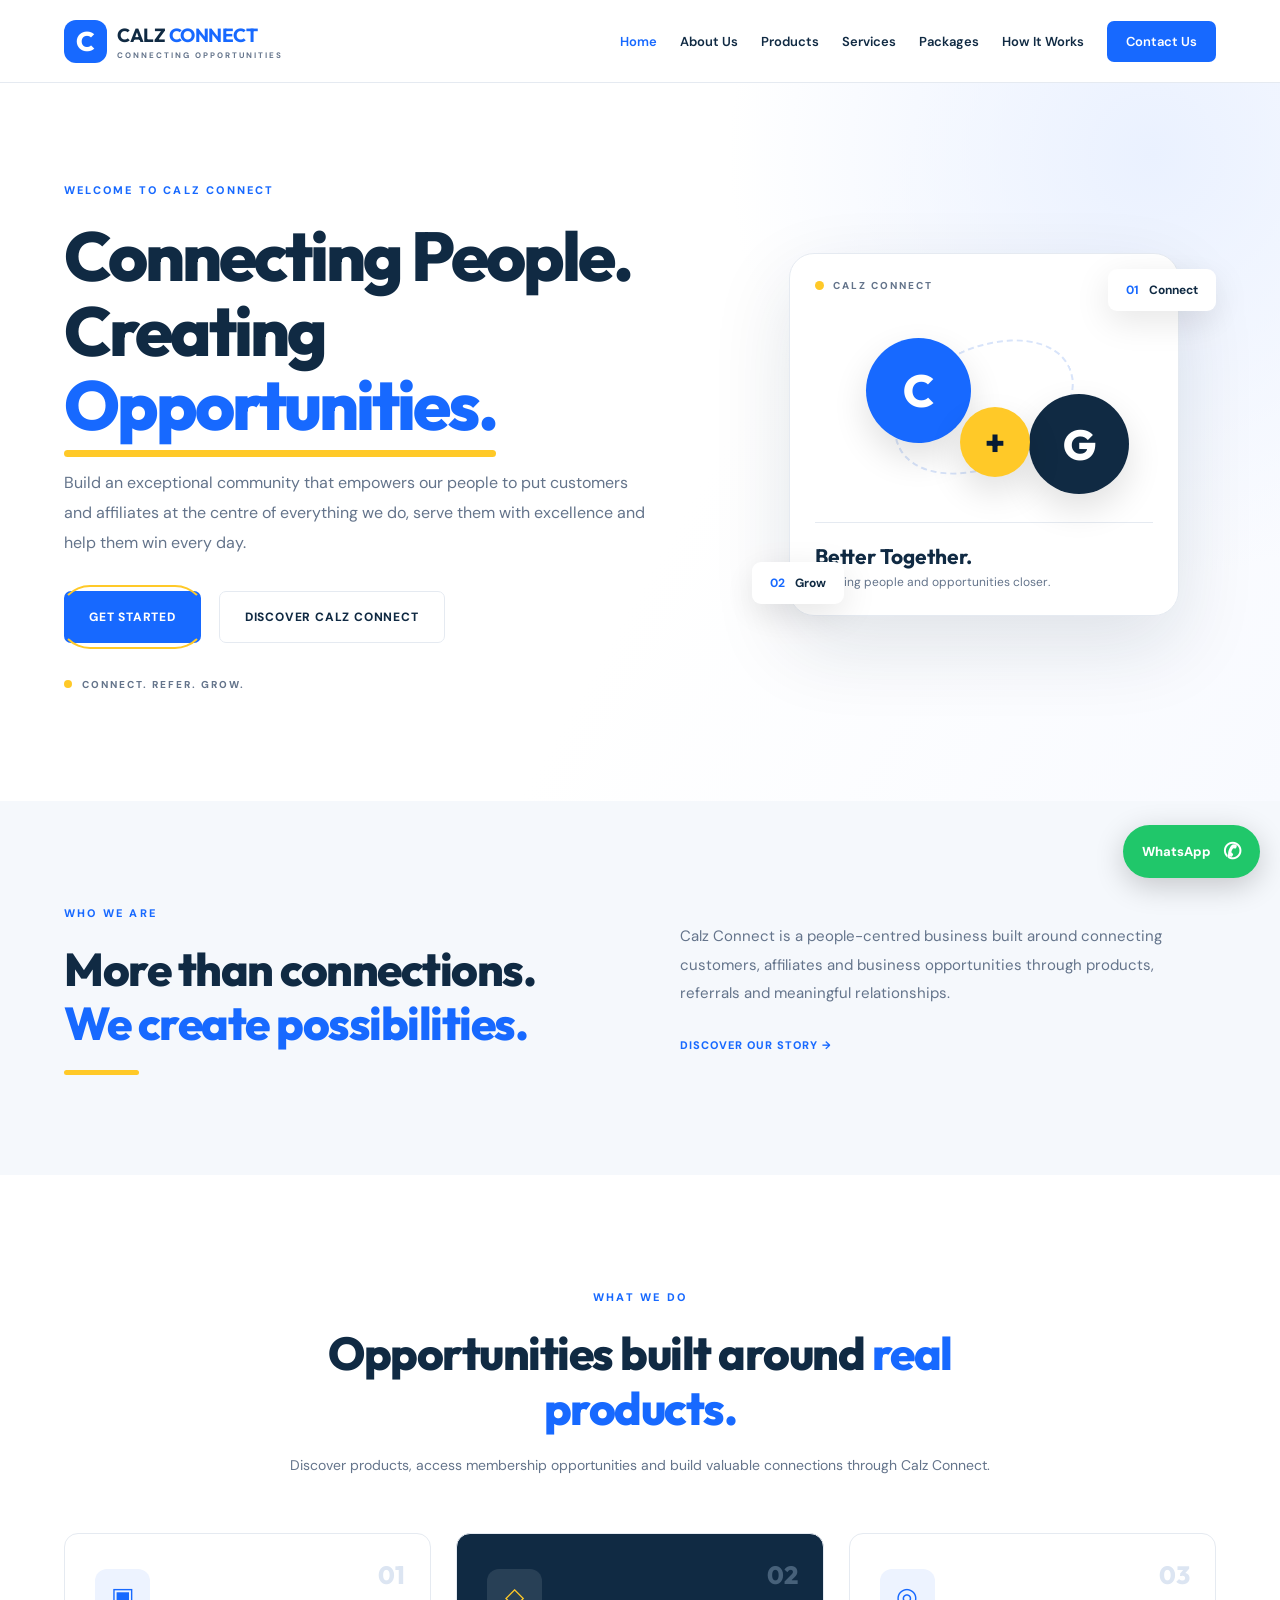
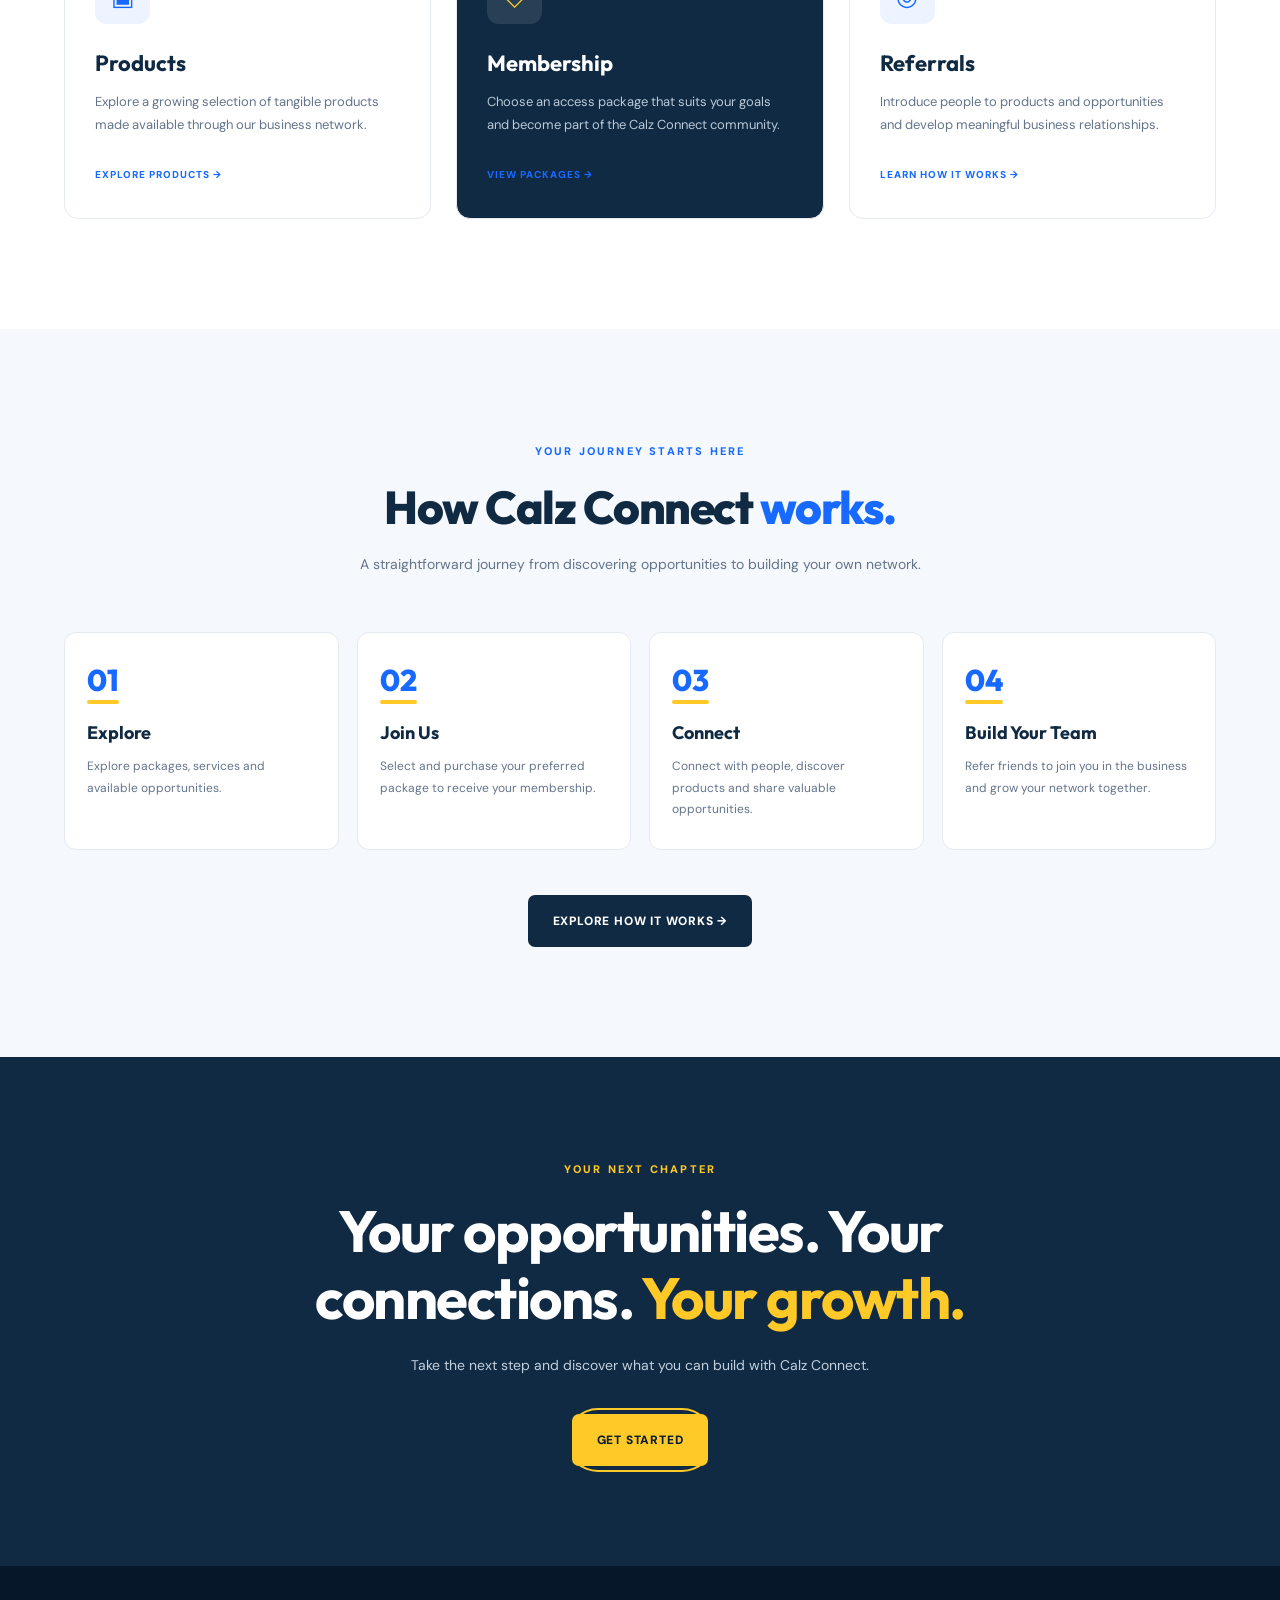
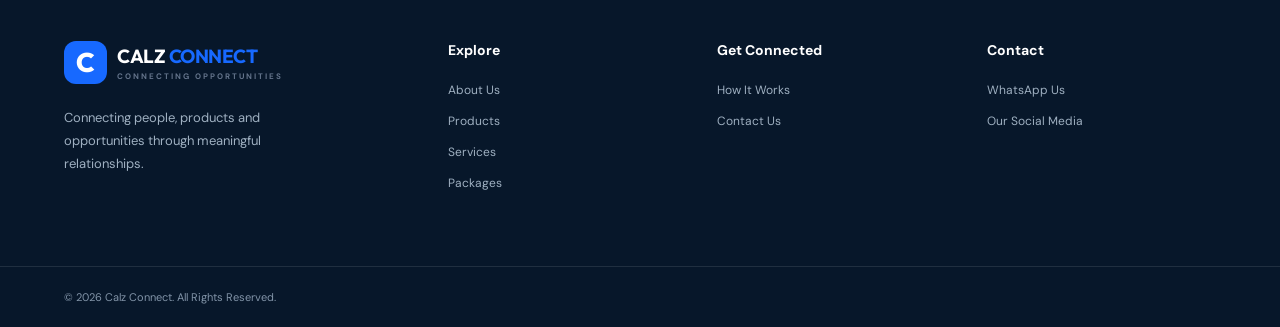
<file: index.html>
<!DOCTYPE html>
<html lang="en">

<head>
    <meta charset="UTF-8">
    <meta name="viewport" content="width=device-width, initial-scale=1.0">

    <meta name="description" content="Calz Connect brings people, products and business opportunities together. Connect, refer and grow with us.">

    <meta name="theme-color" content="#ffffff">

    <title>Calz Connect | Connecting People. Creating Opportunities.</title>

    <link rel="preconnect" href="https://fonts.googleapis.com">
    <link rel="preconnect" href="https://fonts.gstatic.com" crossorigin>

    <link href="https://fonts.googleapis.com/css2?family=DM+Sans:wght@400;500;600;700;800&family=Outfit:wght@400;500;600;700;800&display=swap" rel="stylesheet">

    <link rel="stylesheet" href="assets/css/style.css">
</head>

<body>

<!-- HEADER -->

<header class="header">

    <div class="container navbar">

        <a href="index.html" class="logo">

            <span class="logo-symbol">C</span>

            <span class="logo-text">
                CALZ <strong>CONNECT</strong>
                <small>CONNECTING OPPORTUNITIES</small>
            </span>

        </a>


        <button class="menu-toggle" id="menuToggle" aria-label="Open navigation">
            ☰
        </button>


        <nav class="nav-links" id="navLinks">

            <a href="index.html" class="active">Home</a>

            <a href="about.html">About Us</a>

            <a href="products.html">Products</a>

            <a href="services.html">Services</a>

            <a href="packages.html">Packages</a>

            <a href="how-it-works.html">How It Works</a>

            <a href="contact.html" class="nav-contact">Contact Us</a>

        </nav>

    </div>

</header>


<!-- HERO SECTION -->

<section class="hero">

    <div class="container hero-content">

        <div class="hero-text">

            <span class="eyebrow">
                WELCOME TO CALZ CONNECT
            </span>


            <h1 class="hero-heading">

                <span class="heading-line first-line">
                    Connecting People.
                </span>

                <span class="heading-line second-line">
                    Creating <span class="highlight">Opportunities.</span>
                </span>

            </h1>


            <p class="hero-description">

                Build an exceptional community that empowers our people
                to put customers and affiliates at the centre of everything
                we do, serve them with excellence and help them win every day.

            </p>


            <div class="hero-buttons">

                <a href="packages.html" class="btn btn-primary animated-circle">

                    <span>GET STARTED</span>

                </a>


                <a href="about.html" class="btn btn-outline">
                    DISCOVER CALZ CONNECT
                </a>

            </div>


            <div class="hero-note">

                <span></span>

                CONNECT. REFER. GROW.

            </div>

        </div>


        <div class="hero-visual">

            <div class="visual-card">

                <div class="visual-top">

                    <span class="visual-dot"></span>
                    <span>CALZ CONNECT</span>

                </div>


                <div class="visual-main">

                    <div class="visual-circle circle-one">
                        C
                    </div>

                    <div class="visual-circle circle-two">
                        +
                    </div>

                    <div class="visual-circle circle-three">
                        G
                    </div>

                    <div class="visual-lines"></div>

                </div>


                <div class="visual-bottom">

                    <h3>Better Together.</h3>

                    <p>
                        Bringing people and opportunities closer.
                    </p>

                </div>

            </div>


            <div class="floating-label label-one">
                <span>01</span>
                Connect
            </div>


            <div class="floating-label label-two">
                <span>02</span>
                Grow
            </div>

        </div>

    </div>

</section>


<!-- INTRODUCTION -->

<section class="intro-section">

    <div class="container intro-grid">

        <div>

            <span class="section-label">WHO WE ARE</span>

            <h2 class="section-heading underline-heading">

                More than connections.
                <span>We create possibilities.</span>

            </h2>

        </div>


        <div class="intro-description">

            <p>

                Calz Connect is a people-centred business built around
                connecting customers, affiliates and business opportunities
                through products, referrals and meaningful relationships.

            </p>

            <a href="about.html" class="text-link">
                DISCOVER OUR STORY →
            </a>

        </div>

    </div>

</section>


<!-- WHAT WE DO -->

<section class="business-section">

    <div class="container">

        <div class="section-header">

            <span class="section-label">WHAT WE DO</span>

            <h2 class="section-heading">

                Opportunities built around
                <span>real products.</span>

            </h2>

            <p>

                Discover products, access membership opportunities
                and build valuable connections through Calz Connect.

            </p>

        </div>


        <div class="business-grid">


            <article class="business-card">

                <div class="card-number">01</div>

                <div class="card-icon">▣</div>

                <h3>Products</h3>

                <p>

                    Explore a growing selection of tangible products
                    made available through our business network.

                </p>

                <a href="products.html">EXPLORE PRODUCTS →</a>

            </article>


            <article class="business-card featured-card">

                <div class="card-number">02</div>

                <div class="card-icon">◇</div>

                <h3>Membership</h3>

                <p>

                    Choose an access package that suits your goals
                    and become part of the Calz Connect community.

                </p>

                <a href="packages.html">VIEW PACKAGES →</a>

            </article>


            <article class="business-card">

                <div class="card-number">03</div>

                <div class="card-icon">◎</div>

                <h3>Referrals</h3>

                <p>

                    Introduce people to products and opportunities
                    and develop meaningful business relationships.

                </p>

                <a href="how-it-works.html">LEARN HOW IT WORKS →</a>

            </article>


        </div>

    </div>

</section>


<!-- HOW IT WORKS PREVIEW -->

<section class="steps-section">

    <div class="container">

        <div class="section-header">

            <span class="section-label">YOUR JOURNEY STARTS HERE</span>

            <h2 class="section-heading">

                How Calz Connect
                <span>works.</span>

            </h2>

            <p>

                A straightforward journey from discovering opportunities
                to building your own network.

            </p>

        </div>


        <div class="steps-grid">


            <div class="step-card">

                <span class="step-number">01</span>

                <h3>Explore</h3>

                <p>
                    Explore packages, services and available opportunities.
                </p>

            </div>


            <div class="step-card">

                <span class="step-number">02</span>

                <h3>Join Us</h3>

                <p>
                    Select and purchase your preferred package
                    to receive your membership.
                </p>

            </div>


            <div class="step-card">

                <span class="step-number">03</span>

                <h3>Connect</h3>

                <p>
                    Connect with people, discover products
                    and share valuable opportunities.
                </p>

            </div>


            <div class="step-card">

                <span class="step-number">04</span>

                <h3>Build Your Team</h3>

                <p>
                    Refer friends to join you in the business
                    and grow your network together.
                </p>

            </div>


        </div>


        <div class="center-button">

            <a href="how-it-works.html" class="btn btn-dark">
                EXPLORE HOW IT WORKS →
            </a>

        </div>

    </div>

</section>


<!-- CALL TO ACTION -->

<section class="cta-section">

    <div class="container cta-content">

        <span class="section-label">YOUR NEXT CHAPTER</span>

        <h2>
            Your opportunities.
            Your connections.
            <span>Your growth.</span>
        </h2>

        <p>

            Take the next step and discover what you can build
            with Calz Connect.

        </p>

        <a href="packages.html" class="btn btn-yellow animated-circle">
            GET STARTED
        </a>

    </div>

</section>


<!-- FOOTER -->

<footer class="footer">

    <div class="container footer-grid">

        <div class="footer-brand">

            <a href="index.html" class="logo footer-logo">

                <span class="logo-symbol">C</span>

                <span class="logo-text">
                    CALZ <strong>CONNECT</strong>
                    <small>CONNECTING OPPORTUNITIES</small>
                </span>

            </a>


            <p>

                Connecting people, products and opportunities
                through meaningful relationships.

            </p>

        </div>


        <div class="footer-column">

            <h4>Explore</h4>

            <a href="about.html">About Us</a>

            <a href="products.html">Products</a>

            <a href="services.html">Services</a>

            <a href="packages.html">Packages</a>

        </div>


        <div class="footer-column">

            <h4>Get Connected</h4>

            <a href="how-it-works.html">How It Works</a>

            <a href="contact.html">Contact Us</a>

        </div>


        <div class="footer-column">

            <h4>Contact</h4>

            <a href="https://wa.me/256742857966" target="_blank">
                WhatsApp Us
            </a>

            <a href="contact.html">Our Social Media</a>

        </div>

    </div>


    <div class="footer-bottom">

        <div class="container">

            <p>
                © <span id="year"></span> Calz Connect.
                All Rights Reserved.
            </p>

        </div>

    </div>

</footer>


<!-- FLOATING WHATSAPP BUTTON -->

<a href="https://wa.me/256742857966"
   class="whatsapp-float"
   target="_blank"
   aria-label="Chat with Calz Connect on WhatsApp">

    <span>WhatsApp</span>

    <strong>✆</strong>

</a>


<script src="assets/js/script.js"></script>

</body>

</html>
</file>
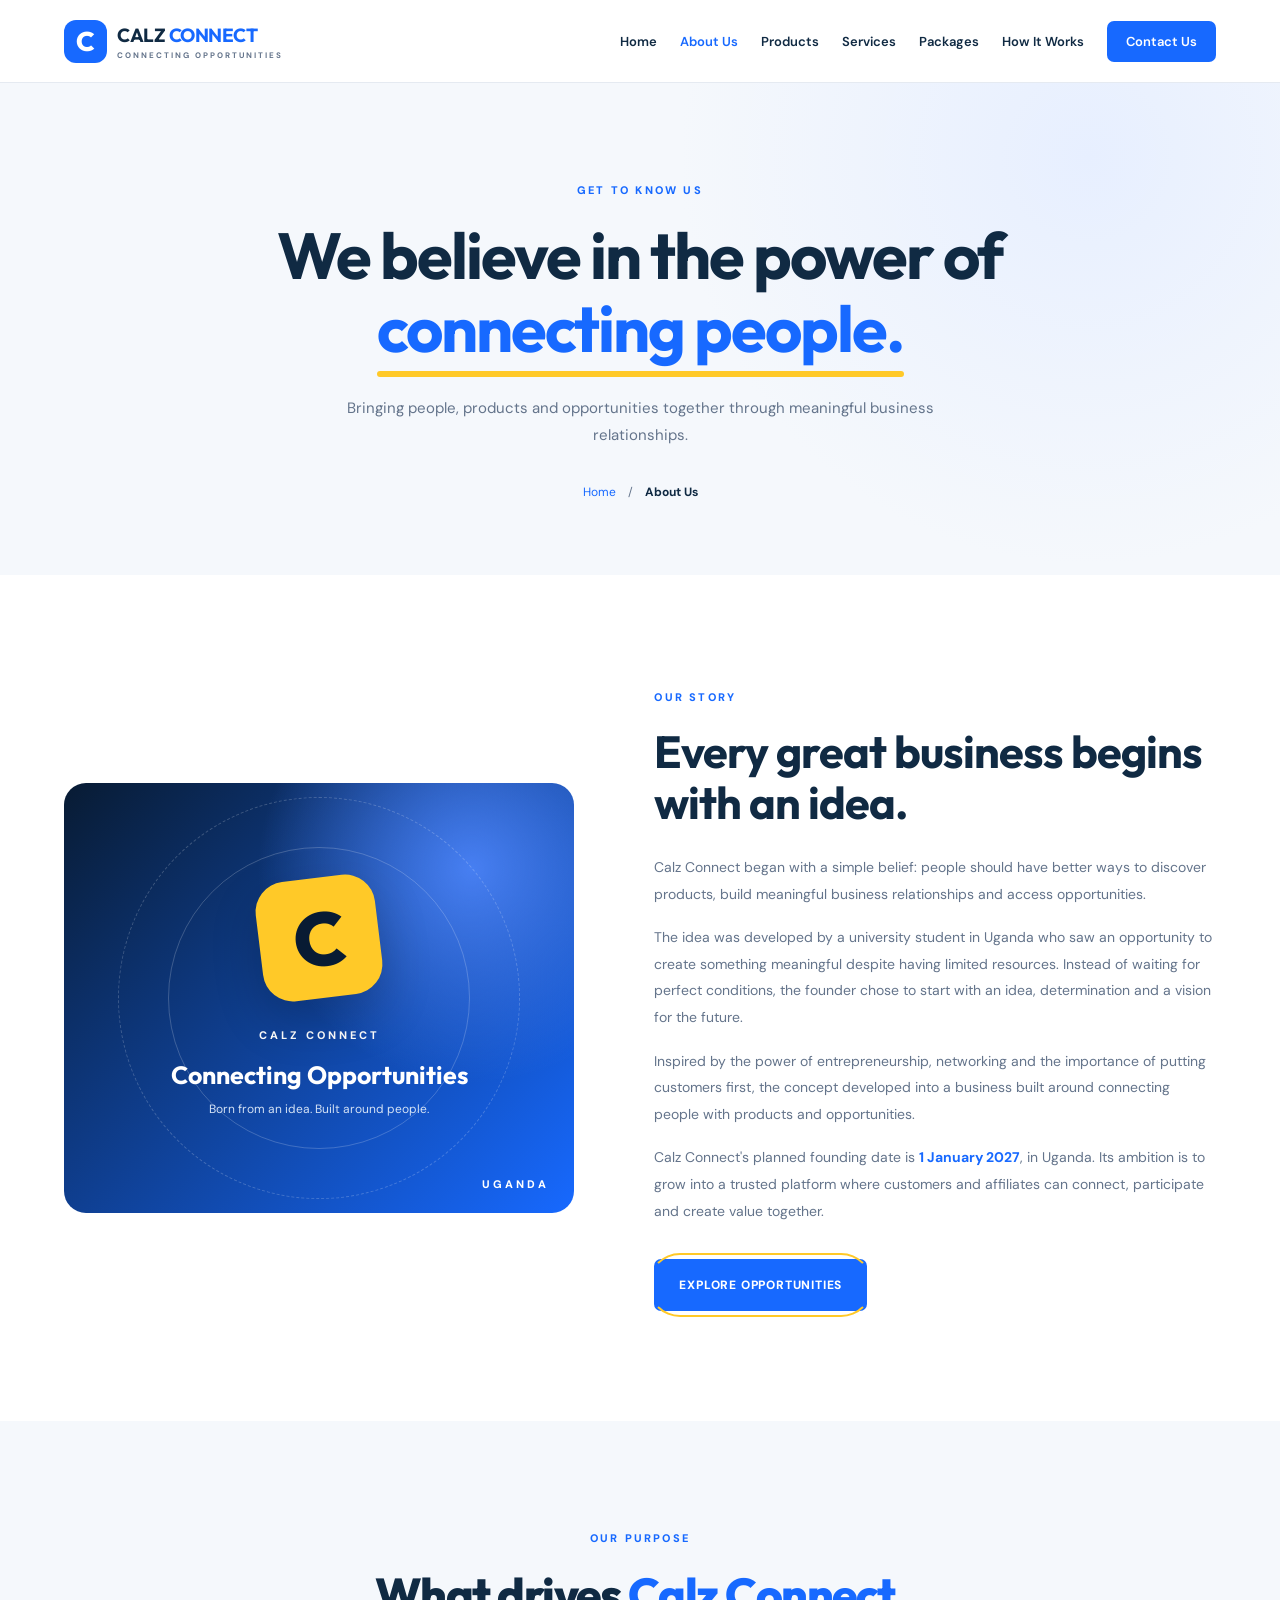
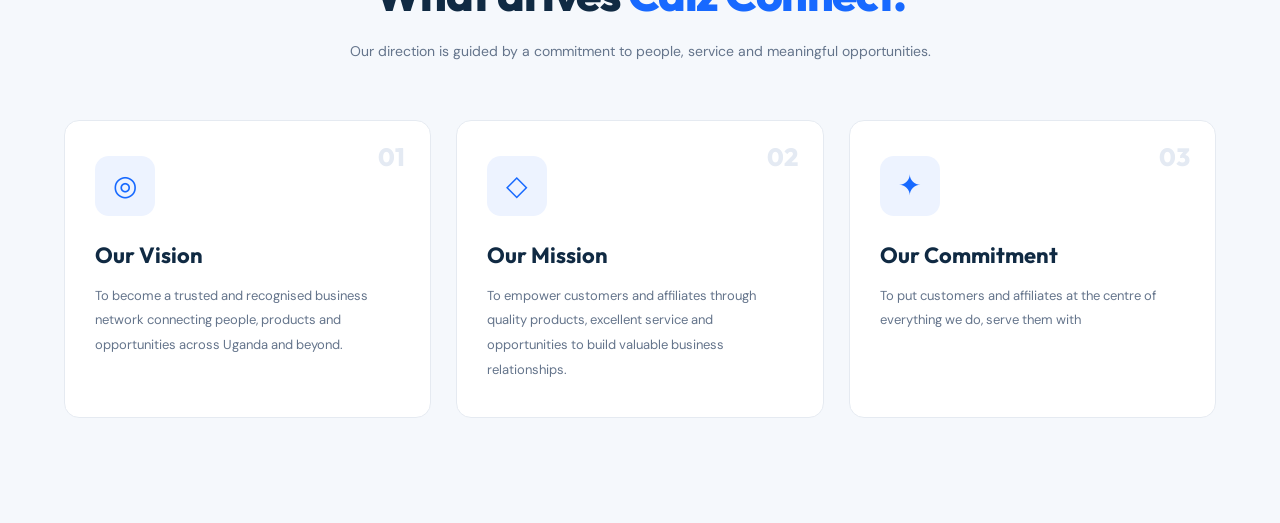
<file: about.html>
<!DOCTYPE html>
<html lang="en">

<head>
    <meta charset="UTF-8">
    <meta name="viewport" content="width=device-width, initial-scale=1.0">

    <meta name="description" content="Discover the story, vision and mission of Calz Connect, a Ugandan business connecting people, products and opportunities.">

    <title>About Us | Calz Connect</title>

    <link rel="preconnect" href="https://fonts.googleapis.com">
    <link rel="preconnect" href="https://fonts.gstatic.com" crossorigin>

    <link href="https://fonts.googleapis.com/css2?family=DM+Sans:wght@400;500;600;700;800&family=Outfit:wght@400;500;600;700;800&display=swap" rel="stylesheet">

    <link rel="stylesheet" href="assets/css/style.css">
</head>

<body>

<!-- HEADER -->

<header class="header">

    <div class="container navbar">

        <a href="index.html" class="logo">
            <span class="logo-symbol">C</span>

            <span class="logo-text">
                CALZ <strong>CONNECT</strong>
                <small>CONNECTING OPPORTUNITIES</small>
            </span>
        </a>

        <button class="menu-toggle" id="menuToggle" aria-label="Open navigation">
            ☰
        </button>

        <nav class="nav-links" id="navLinks">

            <a href="index.html">Home</a>
            <a href="about.html" class="active">About Us</a>
            <a href="products.html">Products</a>
            <a href="services.html">Services</a>
            <a href="packages.html">Packages</a>
            <a href="how-it-works.html">How It Works</a>
            <a href="contact.html" class="nav-contact">Contact Us</a>

        </nav>

    </div>

</header>


<!-- ABOUT HERO -->

<section class="about-hero">

    <div class="container">

        <span class="section-label">GET TO KNOW US</span>

        <h1>
            We believe in the power of
            <span>connecting people.</span>
        </h1>

        <p>
            Bringing people, products and opportunities together
            through meaningful business relationships.
        </p>

        <div class="about-breadcrumb">
            <a href="index.html">Home</a>
            <span>/</span>
            <strong>About Us</strong>
        </div>

    </div>

</section>


<!-- OUR STORY -->

<section class="story-section">

    <div class="container story-grid">

        <div class="story-visual">

            <div class="story-image-card">

                <div class="story-monogram">C</div>

                <span>CALZ CONNECT</span>

                <h3>Connecting Opportunities</h3>

                <p>Born from an idea. Built around people.</p>

            </div>

            <div class="story-year">
                UGANDA
            </div>

        </div>


        <div class="story-content">

            <span class="section-label">OUR STORY</span>

            <h2>
                Every great business
                begins with an idea.
            </h2>

            <p>
                Calz Connect began with a simple belief: people should
                have better ways to discover products, build meaningful
                business relationships and access opportunities.
            </p>

            <p>
                The idea was developed by a university student in Uganda
                who saw an opportunity to create something meaningful
                despite having limited resources. Instead of waiting
                for perfect conditions, the founder chose to start with
                an idea, determination and a vision for the future.
            </p>

            <p>
                Inspired by the power of entrepreneurship, networking
                and the importance of putting customers first, the
                concept developed into a business built around connecting
                people with products and opportunities.
            </p>

            <p>
                Calz Connect's planned founding date is
                <strong>1 January 2027</strong>, in Uganda.
                Its ambition is to grow into a trusted platform where
                customers and affiliates can connect, participate
                and create value together.
            </p>

            <a href="packages.html" class="btn btn-primary animated-circle">
                EXPLORE OPPORTUNITIES
            </a>

        </div>

    </div>

</section>


<!-- OUR PURPOSE -->

<section class="purpose-section">

    <div class="container">

        <div class="section-header">

            <span class="section-label">OUR PURPOSE</span>

            <h2 class="section-heading">
                What drives
                <span>Calz Connect.</span>
            </h2>

            <p>
                Our direction is guided by a commitment to people,
                service and meaningful opportunities.
            </p>

        </div>


        <div class="purpose-grid">

            <article class="purpose-card">

                <span class="purpose-number">01</span>

                <div class="purpose-icon">◎</div>

                <h3>Our Vision</h3>

                <p>
                    To become a trusted and recognised business network
                    connecting people, products and opportunities across
                    Uganda and beyond.
                </p>

            </article>


            <article class="purpose-card">

                <span class="purpose-number">02</span>

                <div class="purpose-icon">◇</div>

                <h3>Our Mission</h3>

                <p>
                    To empower customers and affiliates through quality
                    products, excellent service and opportunities to
                    build valuable business relationships.
                </p>

            </article>


            <article class="purpose-card">

                <span class="purpose-number">03</span>

                <div class="purpose-icon">✦</div>

                <h3>Our Commitment</h3>

                <p>
                    To put customers and affiliates at the centre of
                    everything we do, serve them with
</file>
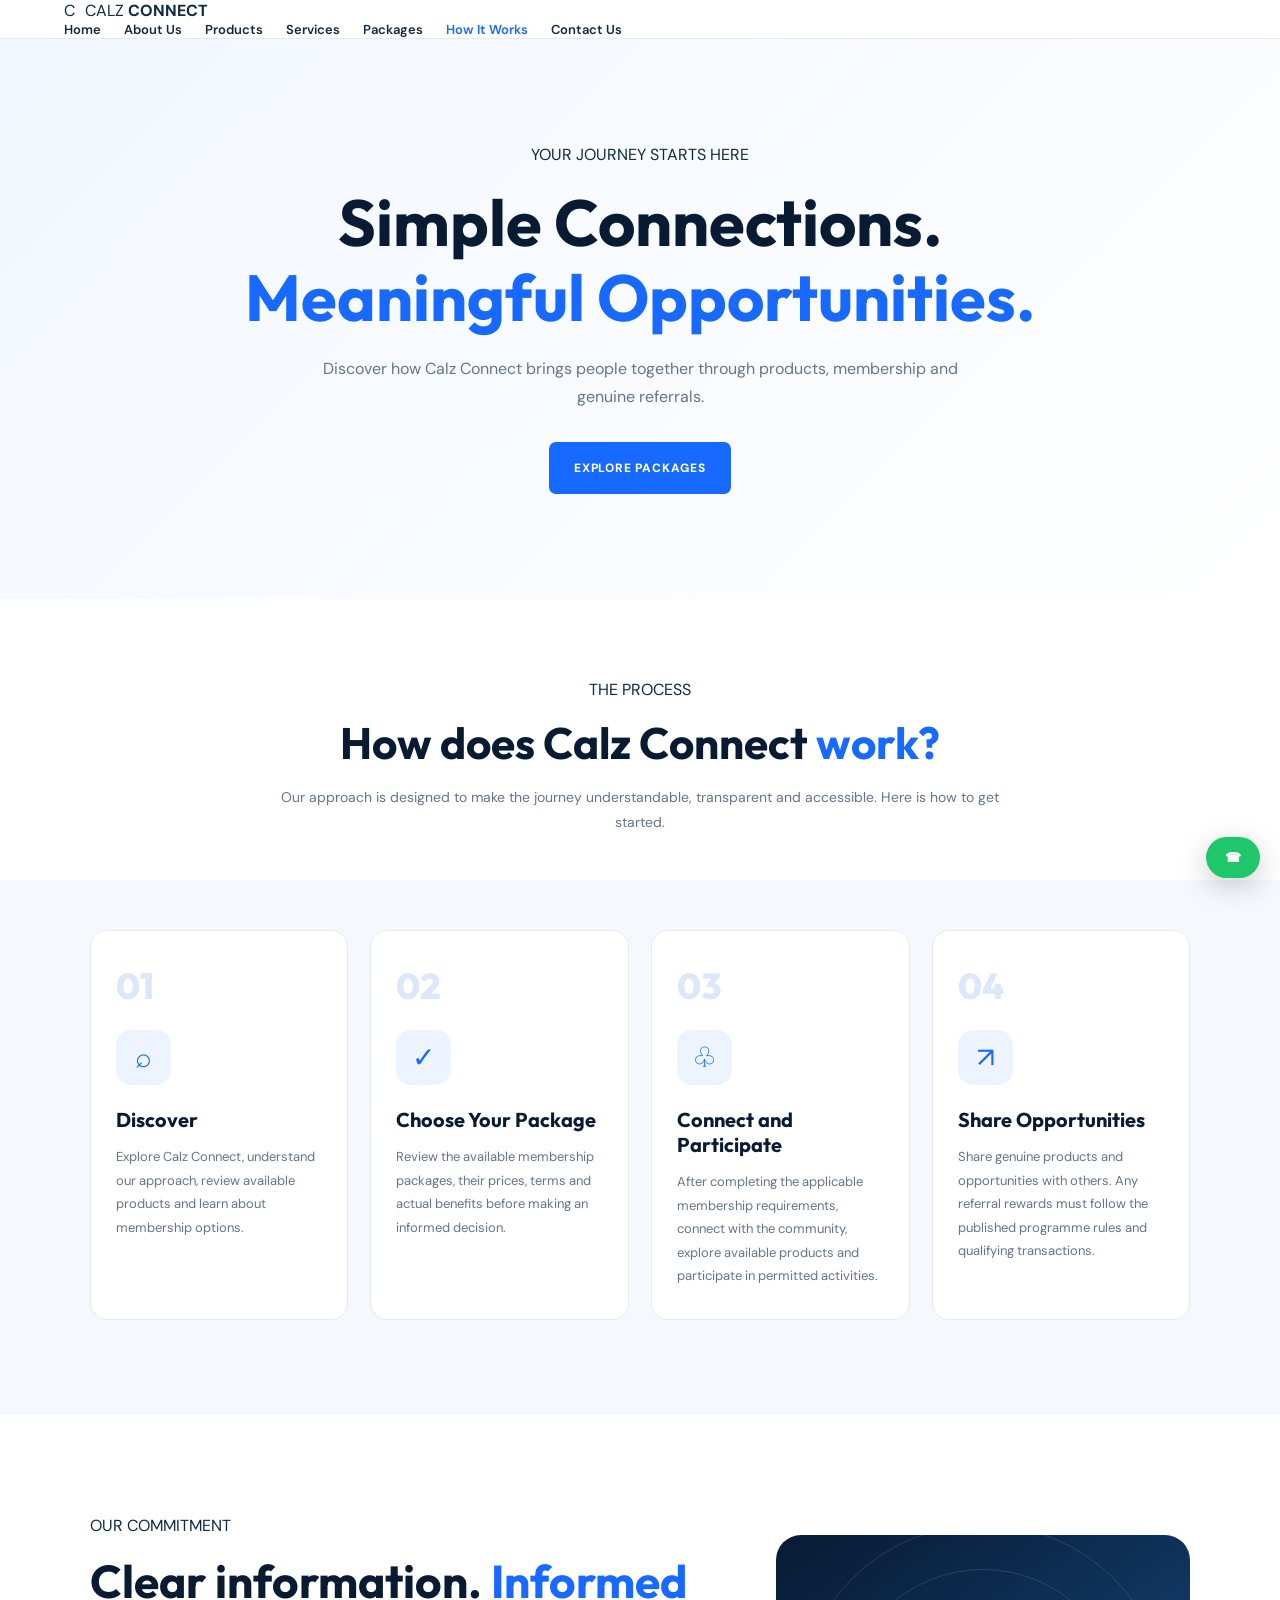
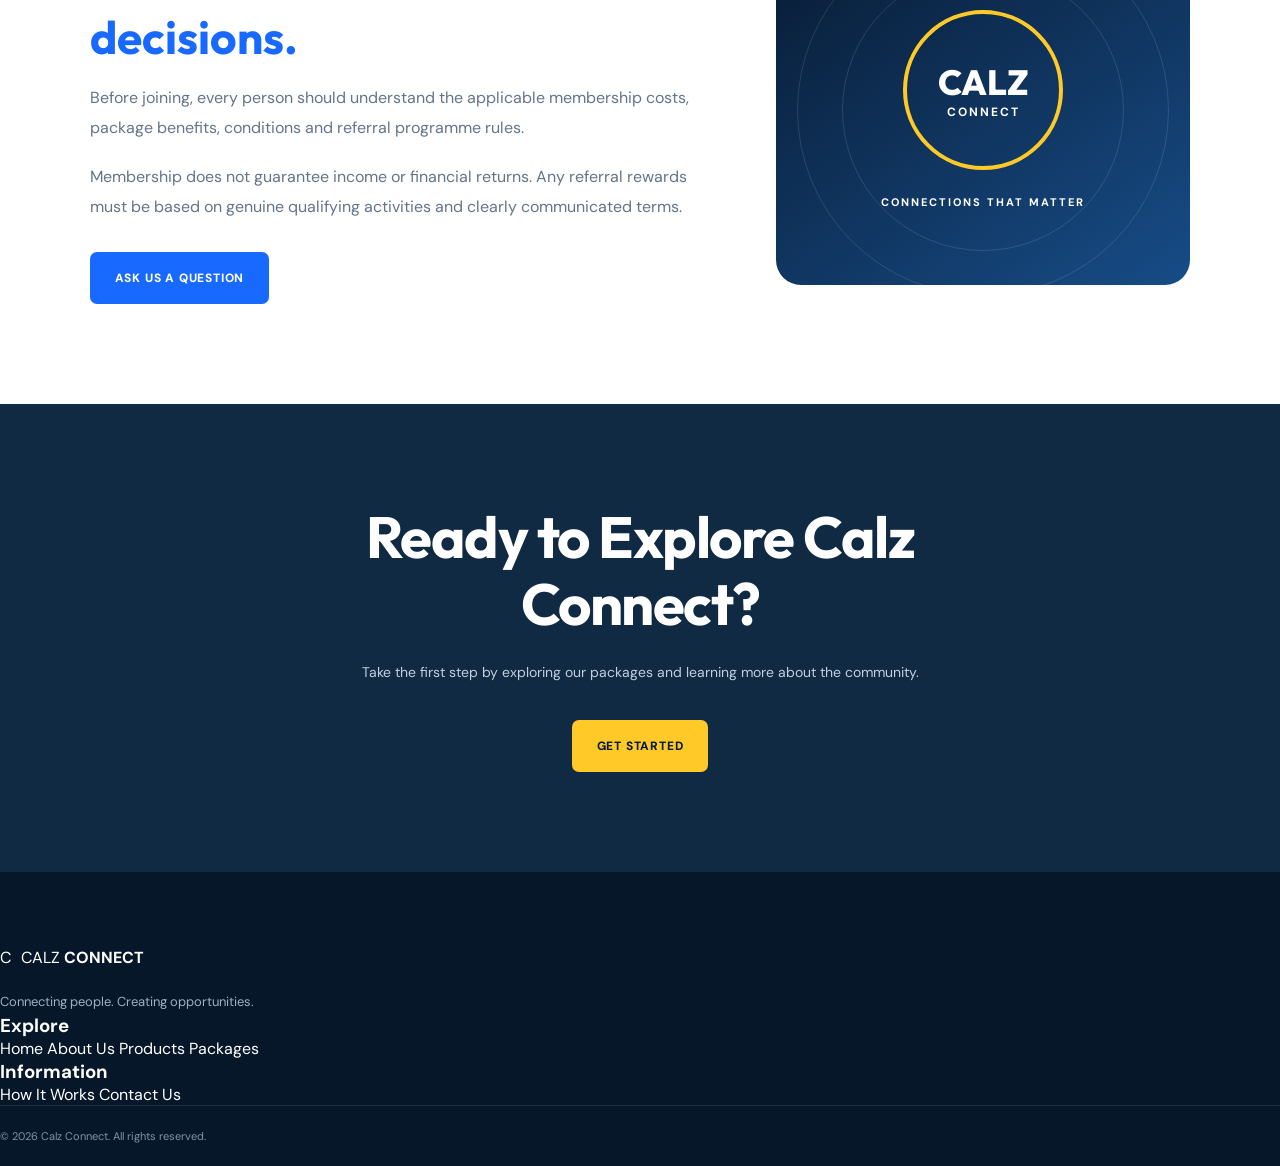
<file: how-it-works.html>
<!DOCTYPE html>
<html lang="en">

<head>
    <meta charset="UTF-8">
    <meta name="viewport" content="width=device-width, initial-scale=1.0">

    <title>How It Works | Calz Connect</title>

    <meta name="description" content="Discover how Calz Connect works, explore products, understand membership and learn about genuine referral opportunities.">

    <link rel="stylesheet" href="assets/css/style.css">

    <link href="https://fonts.googleapis.com/css2?family=DM+Sans:wght@400;500;600;700;800&family=Outfit:wght@400;500;600;700;800&display=swap" rel="stylesheet">
</head>

<body>

<!-- HEADER -->

<header class="header">

    <div class="container nav-container">

        <a href="index.html" class="logo">
            <span class="logo-icon">C</span>
            <span>CALZ <strong>CONNECT</strong></span>
        </a>

        <button class="menu-toggle" id="menuToggle">☰</button>

        <nav class="nav-links" id="navLinks">

            <a href="index.html">Home</a>
            <a href="about.html">About Us</a>
            <a href="products.html">Products</a>
            <a href="services.html">Services</a>
            <a href="packages.html">Packages</a>
            <a href="how-it-works.html" class="active">How It Works</a>
            <a href="contact.html">Contact Us</a>

        </nav>

    </div>

</header>


<!-- HERO -->

<section class="how-hero">

    <span class="section-tag">YOUR JOURNEY STARTS HERE</span>

    <h1>
        Simple Connections.
        <span>Meaningful Opportunities.</span>
    </h1>

    <p>
        Discover how Calz Connect brings people together
        through products, membership and genuine referrals.
    </p>

    <a href="packages.html" class="btn btn-primary">
        EXPLORE PACKAGES
    </a>

</section>


<!-- INTRODUCTION -->

<section class="how-intro">

    <div class="section-header">

        <span class="section-tag">THE PROCESS</span>

        <h2>
            How does Calz Connect
            <span>work?</span>
        </h2>

        <p>
            Our approach is designed to make the journey
            understandable, transparent and accessible.
            Here is how to get started.
        </p>

    </div>

</section>


<!-- FOUR STEPS -->

<section class="how-steps">

    <div class="how-steps-grid">

        <div class="how-step-card">

            <div class="how-step-number">01</div>

            <div class="how-step-icon">⌕</div>

            <h3>Discover</h3>

            <p>
                Explore Calz Connect, understand our approach,
                review available products and learn about
                membership options.
            </p>

        </div>


        <div class="how-step-card">

            <div class="how-step-number">02</div>

            <div class="how-step-icon">✓</div>

            <h3>Choose Your Package</h3>

            <p>
                Review the available membership packages,
                their prices, terms and actual benefits before
                making an informed decision.
            </p>

        </div>


        <div class="how-step-card">

            <div class="how-step-number">03</div>

            <div class="how-step-icon">♧</div>

            <h3>Connect and Participate</h3>

            <p>
                After completing the applicable membership
                requirements, connect with the community,
                explore available products and participate
                in permitted activities.
            </p>

        </div>


        <div class="how-step-card">

            <div class="how-step-number">04</div>

            <div class="how-step-icon">↗</div>

            <h3>Share Opportunities</h3>

            <p>
                Share genuine products and opportunities
                with others. Any referral rewards must follow
                the published programme rules and qualifying
                transactions.
            </p>

        </div>

    </div>

</section>


<!-- TRANSPARENCY -->

<section class="how-transparency">

    <div class="transparency-content">

        <span class="section-tag">OUR COMMITMENT</span>

        <h2>
            Clear information.
            <span>Informed decisions.</span>
        </h2>

        <p>
            Before joining, every person should understand
            the applicable membership costs, package benefits,
            conditions and referral programme rules.
        </p>

        <p>
            Membership does not guarantee income or financial
            returns. Any referral rewards must be based on
            genuine qualifying activities and clearly
            communicated terms.
        </p>

        <a href="contact.html" class="btn btn-primary">
            ASK US A QUESTION
        </a>

    </div>

    <div class="transparency-visual">

        <div class="transparency-circle">
            <span>CALZ</span>
            <strong>CONNECT</strong>
        </div>

        <div class="transparency-label">
            CONNECTIONS THAT MATTER
        </div>

    </div>

</section>


<!-- CTA -->

<section class="cta-section">

    <div class="cta-content">

        <h2>Ready to Explore Calz Connect?</h2>

        <p>
            Take the first step by exploring our packages
            and learning more about the community.
        </p>

        <a href="packages.html" class="btn btn-yellow">
            GET STARTED
        </a>

    </div>

</section>


<!-- FOOTER -->

<footer class="footer">

    <div class="footer-content">

        <div class="footer-brand">

            <a href="index.html" class="logo">
                <span class="logo-icon">C</span>
                <span>CALZ <strong>CONNECT</strong></span>
            </a>

            <p>Connecting people. Creating opportunities.</p>

        </div>


        <div class="footer-links">

            <h3>Explore</h3>

            <a href="index.html">Home</a>
            <a href="about.html">About Us</a>
            <a href="products.html">Products</a>
            <a href="packages.html">Packages</a>

        </div>


        <div class="footer-links">

            <h3>Information</h3>

            <a href="how-it-works.html">How It Works</a>
            <a href="contact.html">Contact Us</a>

        </div>

    </div>


    <div class="footer-bottom">

        <p>
            © <span id="year"></span> Calz Connect.
            All rights reserved.
        </p>

    </div>

</footer>


<!-- WHATSAPP -->

<a href="https://wa.me/256742857966"
   class="whatsapp-float"
   target="_blank"
   aria-label="Contact Calz Connect on WhatsApp">

    ☎

</a>


<script src="assets/js/script.js"></script>

</body>
</html>
</file>
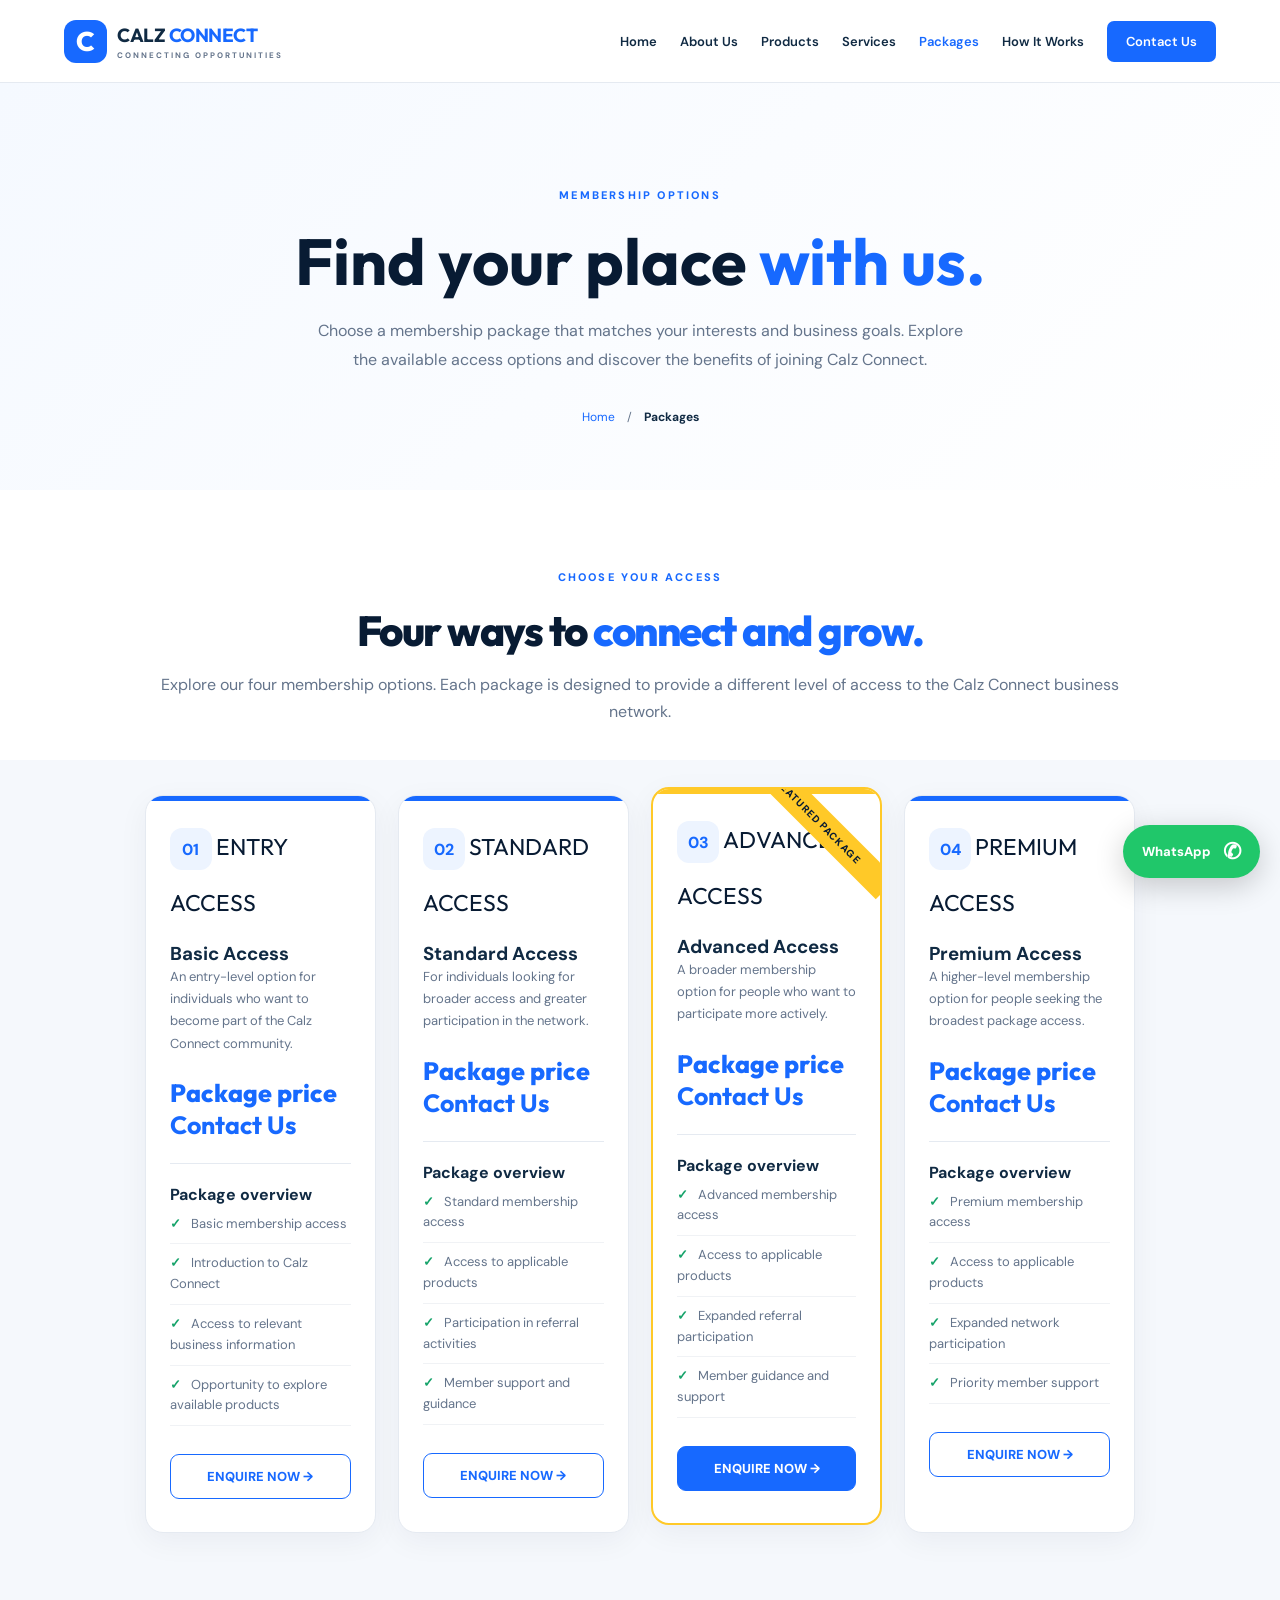
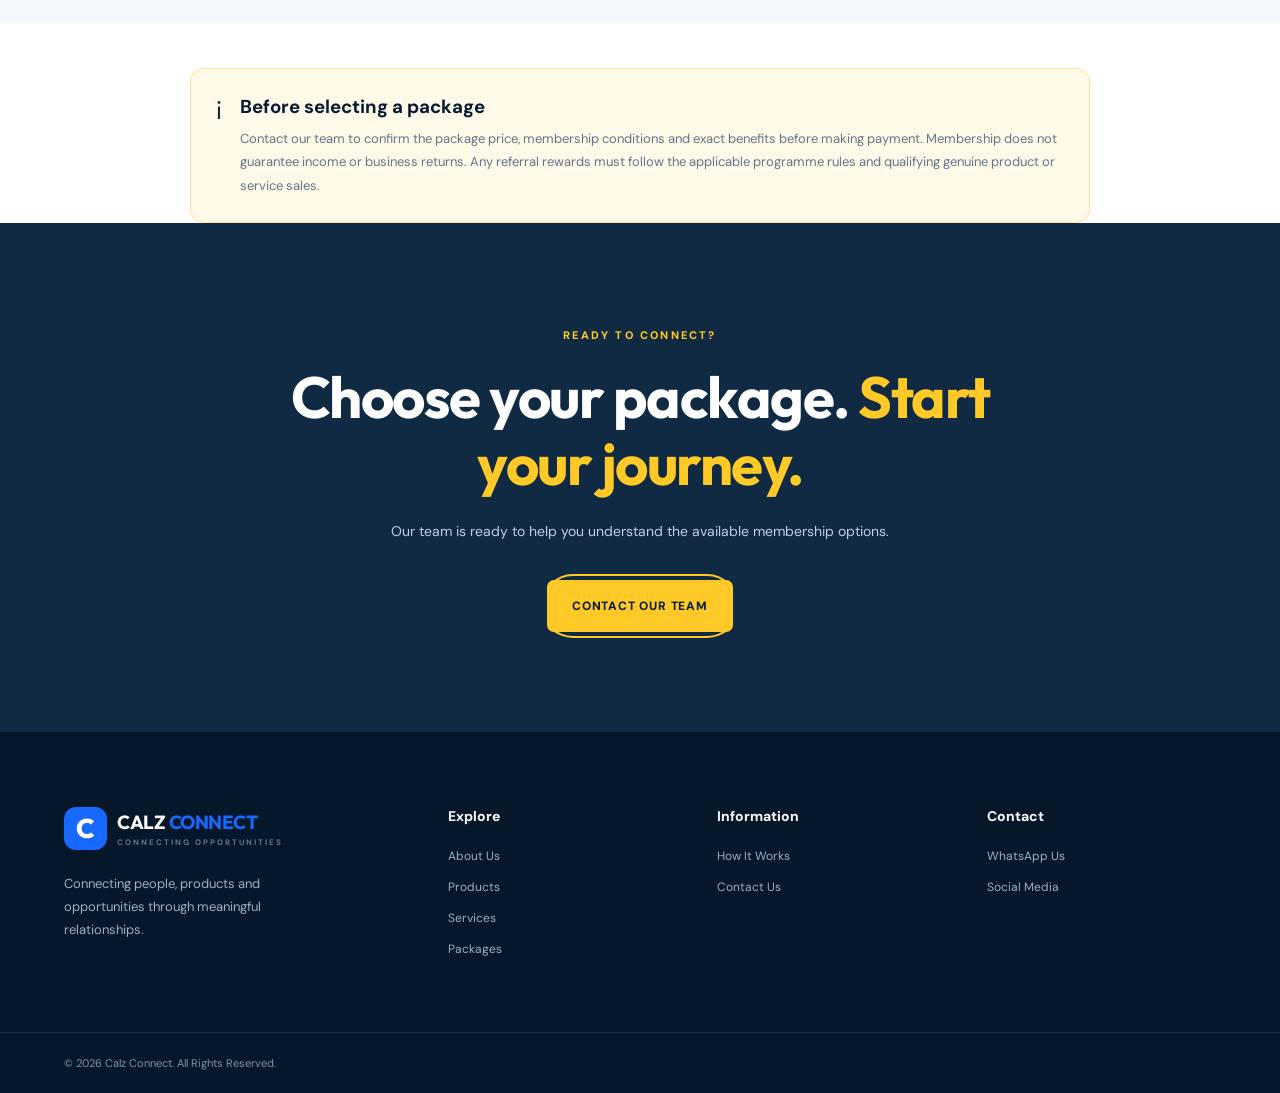
<file: packages.html>
<!DOCTYPE html>
<html lang="en">

<head>
    <meta charset="UTF-8">
    <meta name="viewport" content="width=device-width, initial-scale=1.0">

    <meta name="description" content="Explore Calz Connect membership packages and discover the access options available to our community.">

    <title>Membership Packages | Calz Connect</title>

    <link rel="preconnect" href="https://fonts.googleapis.com">
    <link rel="preconnect" href="https://fonts.gstatic.com" crossorigin>

    <link href="https://fonts.googleapis.com/css2?family=DM+Sans:wght@400;500;600;700;800&family=Outfit:wght@400;500;600;700;800&display=swap" rel="stylesheet">

    <link rel="stylesheet" href="assets/css/style.css">
</head>

<body>

<!-- HEADER -->

<header class="header">

    <div class="container navbar">

        <a href="index.html" class="logo">
            <span class="logo-symbol">C</span>

            <span class="logo-text">
                CALZ <strong>CONNECT</strong>
                <small>CONNECTING OPPORTUNITIES</small>
            </span>
        </a>

        <button class="menu-toggle" id="menuToggle" aria-label="Open navigation">
            ☰
        </button>

        <nav class="nav-links" id="navLinks">

            <a href="index.html">Home</a>
            <a href="about.html">About Us</a>
            <a href="products.html">Products</a>
            <a href="services.html">Services</a>
            <a href="packages.html" class="active">Packages</a>
            <a href="how-it-works.html">How It Works</a>
            <a href="contact.html" class="nav-contact">Contact Us</a>

        </nav>

    </div>

</header>


<!-- PAGE HERO -->

<section class="packages-hero">

    <div class="container">

        <span class="section-label">MEMBERSHIP OPTIONS</span>

        <h1>
            Find your place
            <span>with us.</span>
        </h1>

        <p>
            Choose a membership package that matches your interests
            and business goals. Explore the available access options
            and discover the benefits of joining Calz Connect.
        </p>

        <div class="about-breadcrumb">
            <a href="index.html">Home</a>
            <span>/</span>
            <strong>Packages</strong>
        </div>

    </div>

</section>


<!-- PACKAGE INTRODUCTION -->

<section class="package-intro">

    <div class="container">

        <span class="section-label">CHOOSE YOUR ACCESS</span>

        <h2 class="section-heading">
            Four ways to
            <span>connect and grow.</span>
        </h2>

        <p>
            Explore our four membership options. Each package is
            designed to provide a different level of access to the
            Calz Connect business network.
        </p>

    </div>

</section>


<!-- PACKAGES -->

<section class="packages-section">

    <div class="container">

        <div class="packages-grid">


            <!-- BASIC -->

            <article class="package-card">

                <div class="package-top">
                    <span class="package-number">01</span>
                    <span class="package-label">ENTRY ACCESS</span>
                </div>

                <h3>Basic Access</h3>

                <p class="package-description">
                    An entry-level option for individuals who want
                    to become part of the Calz Connect community.
                </p>

                <div class="package-price">
                    <span>Package price</span>
                    <strong>Contact Us</strong>
                </div>

                <div class="package-divider"></div>

                <h4>Package overview</h4>

                <ul>
                    <li>Basic membership access</li>
                    <li>Introduction to Calz Connect</li>
                    <li>Access to relevant business information</li>
                    <li>Opportunity to explore available products</li>
                </ul>

                <a href="contact.html" class="package-button">
                    ENQUIRE NOW →
                </a>

            </article>


            <!-- STANDARD -->

            <article class="package-card">

                <div class="package-top">
                    <span class="package-number">02</span>
                    <span class="package-label">STANDARD ACCESS</span>
                </div>

                <h3>Standard Access</h3>

                <p class="package-description">
                    For individuals looking for broader access
                    and greater participation in the network.
                </p>

                <div class="package-price">
                    <span>Package price</span>
                    <strong>Contact Us</strong>
                </div>

                <div class="package-divider"></div>

                <h4>Package overview</h4>

                <ul>
                    <li>Standard membership access</li>
                    <li>Access to applicable products</li>
                    <li>Participation in referral activities</li>
                    <li>Member support and guidance</li>
                </ul>

                <a href="contact.html" class="package-button">
                    ENQUIRE NOW →
                </a>

            </article>


            <!-- ADVANCED -->

            <article class="package-card package-featured">

                <div class="popular-badge">FEATURED PACKAGE</div>

                <div class="package-top">
                    <span class="package-number">03</span>
                    <span class="package-label">ADVANCED ACCESS</span>
                </div>

                <h3>Advanced Access</h3>

                <p class="package-description">
                    A broader membership option for people who
                    want to participate more actively.
                </p>

                <div class="package-price">
                    <span>Package price</span>
                    <strong>Contact Us</strong>
                </div>

                <div class="package-divider"></div>

                <h4>Package overview</h4>

                <ul>
                    <li>Advanced membership access</li>
                    <li>Access to applicable products</li>
                    <li>Expanded referral participation</li>
                    <li>Member guidance and support</li>
                </ul>

                <a href="contact.html" class="package-button">
                    ENQUIRE NOW →
                </a>

            </article>


            <!-- PREMIUM -->

            <article class="package-card">

                <div class="package-top">
                    <span class="package-number">04</span>
                    <span class="package-label">PREMIUM ACCESS</span>
                </div>

                <h3>Premium Access</h3>

                <p class="package-description">
                    A higher-level membership option for people
                    seeking the broadest package access.
                </p>

                <div class="package-price">
                    <span>Package price</span>
                    <strong>Contact Us</strong>
                </div>

                <div class="package-divider"></div>

                <h4>Package overview</h4>

                <ul>
                    <li>Premium membership access</li>
                    <li>Access to applicable products</li>
                    <li>Expanded network participation</li>
                    <li>Priority member support</li>
                </ul>

                <a href="contact.html" class="package-button">
                    ENQUIRE NOW →
                </a>

            </article>


        </div>

    </div>

</section>


<!-- IMPORTANT INFORMATION -->

<section class="package-information">

    <div class="container">

        <div class="information-box">

            <div class="information-icon">i</div>

            <div>

                <h3>Before selecting a package</h3>

                <p>
                    Contact our team to confirm the package price,
                    membership conditions and exact benefits before
                    making payment. Membership does not guarantee
                    income or business returns. Any referral rewards
                    must follow the applicable programme rules and
                    qualifying genuine product or service sales.
                </p>

            </div>

        </div>

    </div>

</section>


<!-- CALL TO ACTION -->

<section class="cta-section">

    <div class="container cta-content">

        <span class="section-label">READY TO CONNECT?</span>

        <h2>
            Choose your package.
            <span>Start your journey.</span>
        </h2>

        <p>
            Our team is ready to help you understand the available
            membership options.
        </p>

        <a href="contact.html" class="btn btn-yellow animated-circle">
            CONTACT OUR TEAM
        </a>

    </div>

</section>


<!-- FOOTER -->

<footer class="footer">

    <div class="container footer-grid">

        <div class="footer-brand">

            <a href="index.html" class="logo footer-logo">

                <span class="logo-symbol">C</span>

                <span class="logo-text">
                    CALZ <strong>CONNECT</strong>
                    <small>CONNECTING OPPORTUNITIES</small>
                </span>

            </a>

            <p>
                Connecting people, products and opportunities
                through meaningful relationships.
            </p>

        </div>


        <div class="footer-column">
            <h4>Explore</h4>
            <a href="about.html">About Us</a>
            <a href="products.html">Products</a>
            <a href="services.html">Services</a>
            <a href="packages.html">Packages</a>
        </div>


        <div class="footer-column">
            <h4>Information</h4>
            <a href="how-it-works.html">How It Works</a>
            <a href="contact.html">Contact Us</a>
        </div>


        <div class="footer-column">
            <h4>Contact</h4>
            <a href="https://wa.me/256742857966" target="_blank">WhatsApp Us</a>
            <a href="contact.html">Social Media</a>
        </div>

    </div>


    <div class="footer-bottom">

        <div class="container">

            <p>
                © <span id="year"></span> Calz Connect.
                All Rights Reserved.
            </p>

        </div>

    </div>

</footer>


<a href="https://wa.me/256742857966"
   class="whatsapp-float"
   target="_blank"
   aria-label="Chat with Calz Connect on WhatsApp">

    <span>WhatsApp</span>
    <strong>✆</strong>

</a>


<script src="assets/js/script.js"></script>

</body>
</html>
</file>
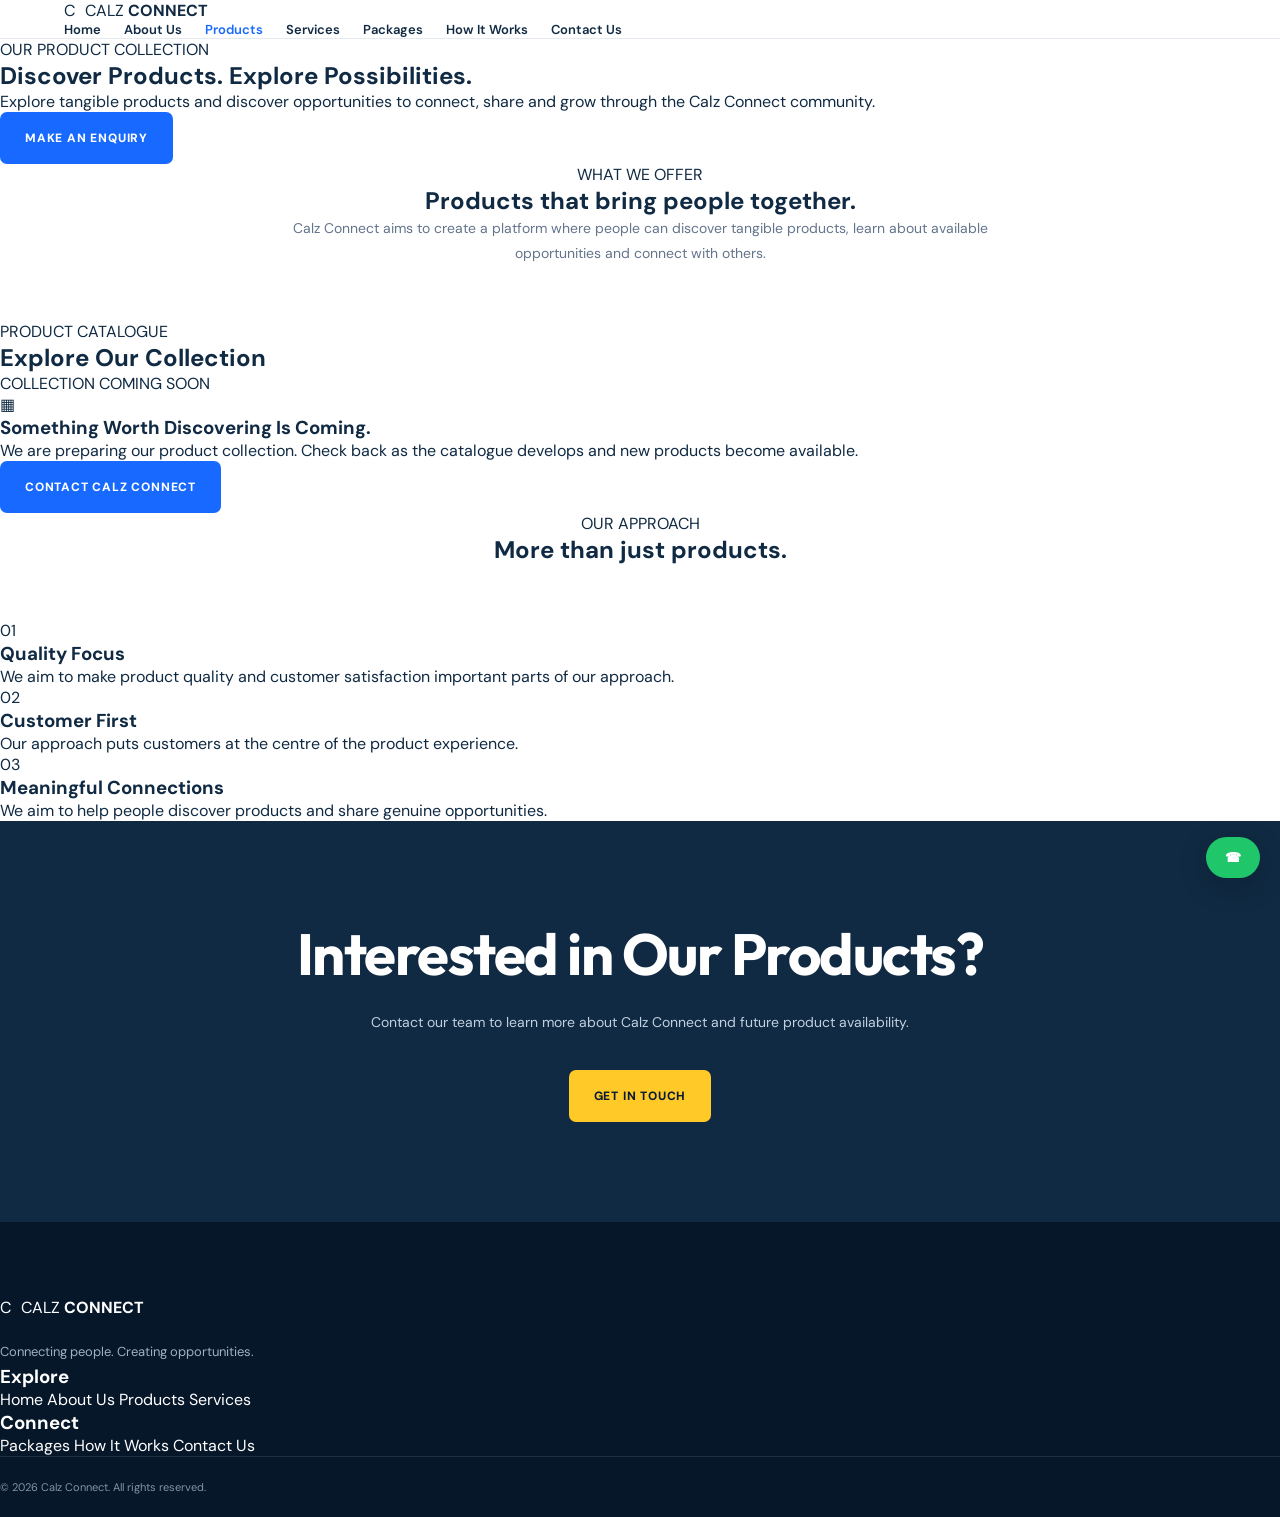
<file: products.html>
<!DOCTYPE html>
<html lang="en">
<head>
    <meta charset="UTF-8">
    <meta name="viewport" content="width=device-width, initial-scale=1.0">

    <title>Products | Calz Connect</title>

    <meta name="description" content="Explore tangible products available through Calz Connect. Discover products and connect with opportunities.">

    <link rel="stylesheet" href="assets/css/style.css">

    <link href="https://fonts.googleapis.com/css2?family=DM+Sans:wght@400;500;600;700;800&family=Outfit:wght@400;500;600;700;800&display=swap" rel="stylesheet">
</head>

<body>

<!-- HEADER -->

<header class="header">

    <div class="container nav-container">

        <a href="index.html" class="logo">
            <span class="logo-icon">C</span>
            <span>CALZ <strong>CONNECT</strong></span>
        </a>

        <button class="menu-toggle" id="menuToggle">☰</button>

        <nav class="nav-links" id="navLinks">

            <a href="index.html">Home</a>
            <a href="about.html">About Us</a>
            <a href="products.html" class="active">Products</a>
            <a href="services.html">Services</a>
            <a href="packages.html">Packages</a>
            <a href="how-it-works.html">How It Works</a>
            <a href="contact.html">Contact Us</a>

        </nav>

    </div>

</header>


<!-- PRODUCTS HERO -->

<section class="products-hero">

    <div class="products-hero-content">

        <span class="section-tag">OUR PRODUCT COLLECTION</span>

        <h1>
            Discover Products.
            <span>Explore Possibilities.</span>
        </h1>

        <p>
            Explore tangible products and discover opportunities
            to connect, share and grow through the Calz Connect community.
        </p>

        <a href="contact.html" class="btn btn-primary">
            MAKE AN ENQUIRY
        </a>

    </div>

</section>


<!-- PRODUCT INTRODUCTION -->

<section class="products-intro">

    <div class="section-header">

        <span class="section-tag">WHAT WE OFFER</span>

        <h2>
            Products that bring
            <span>people together.</span>
        </h2>

        <p>
            Calz Connect aims to create a platform where people
            can discover tangible products, learn about available
            opportunities and connect with others.
        </p>

    </div>

</section>


<!-- PRODUCT CATALOGUE -->

<section class="product-catalogue">

    <div class="catalogue-heading">

        <div>
            <span class="section-tag">PRODUCT CATALOGUE</span>

            <h2>Explore Our Collection</h2>
        </div>

        <span class="catalogue-status">
            COLLECTION COMING SOON
        </span>

    </div>


    <div class="empty-catalogue">

        <div class="empty-catalogue-icon">
            <span>▦</span>
        </div>

        <h3>Something Worth Discovering Is Coming.</h3>

        <p>
            We are preparing our product collection.
            Check back as the catalogue develops and new
            products become available.
        </p>

        <a href="contact.html" class="btn btn-primary">
            CONTACT CALZ CONNECT
        </a>

    </div>

</section>


<!-- PRODUCT PRINCIPLES -->

<section class="product-principles">

    <div class="section-header">

        <span class="section-tag">OUR APPROACH</span>

        <h2>
            More than just
            <span>products.</span>
        </h2>

    </div>


    <div class="principles-grid">

        <div class="principle-card">

            <div class="principle-icon">01</div>

            <h3>Quality Focus</h3>

            <p>
                We aim to make product quality and customer
                satisfaction important parts of our approach.
            </p>

        </div>


        <div class="principle-card">

            <div class="principle-icon">02</div>

            <h3>Customer First</h3>

            <p>
                Our approach puts customers at the centre
                of the product experience.
            </p>

        </div>


        <div class="principle-card">

            <div class="principle-icon">03</div>

            <h3>Meaningful Connections</h3>

            <p>
                We aim to help people discover products
                and share genuine opportunities.
            </p>

        </div>

    </div>

</section>


<!-- CTA -->

<section class="cta-section">

    <div class="cta-content">

        <h2>Interested in Our Products?</h2>

        <p>
            Contact our team to learn more about Calz Connect
            and future product availability.
        </p>

        <a href="contact.html" class="btn btn-yellow">
            GET IN TOUCH
        </a>

    </div>

</section>


<!-- FOOTER -->

<footer class="footer">

    <div class="footer-content">

        <div class="footer-brand">

            <a href="index.html" class="logo">
                <span class="logo-icon">C</span>
                <span>CALZ <strong>CONNECT</strong></span>
            </a>

            <p>
                Connecting people. Creating opportunities.
            </p>

        </div>


        <div class="footer-links">

            <h3>Explore</h3>

            <a href="index.html">Home</a>
            <a href="about.html">About Us</a>
            <a href="products.html">Products</a>
            <a href="services.html">Services</a>

        </div>


        <div class="footer-links">

            <h3>Connect</h3>

            <a href="packages.html">Packages</a>
            <a href="how-it-works.html">How It Works</a>
            <a href="contact.html">Contact Us</a>

        </div>

    </div>


    <div class="footer-bottom">

        <p>
            © <span id="year"></span> Calz Connect.
            All rights reserved.
        </p>

    </div>

</footer>


<!-- WHATSAPP BUTTON -->

<a href="https://wa.me/256742857966"
   class="whatsapp-float"
   target="_blank"
   aria-label="Chat with Calz Connect on WhatsApp">

    ☎

</a>


<script src="assets/js/script.js"></script>

</body>
</html>
</file>
<file: assets/css/style.css>
/* =====================================
   CALZ CONNECT - MAIN STYLESHEET
===================================== */

:root {
    --blue: #1769ff;
    --dark-blue: #102a43;
    --navy: #081b33;
    --yellow: #ffc928;
    --white: #ffffff;
    --light: #f5f8fc;
    --grey: #64748b;
    --border: #e5eaf1;
}

* {
    margin: 0;
    padding: 0;
    box-sizing: border-box;
}

html {
    scroll-behavior: smooth;
}

body {
    font-family: 'DM Sans', sans-serif;
    background: var(--white);
    color: var(--dark-blue);
    overflow-x: hidden;
}

a {
    text-decoration: none;
    color: inherit;
}

button {
    font: inherit;
}

.container {
    width: 90%;
    max-width: 1200px;
    margin: auto;
}

/* =====================================
   HEADER
===================================== */

.header {
    width: 100%;
    background: rgba(255,255,255,0.97);
    position: sticky;
    top: 0;
    z-index: 1000;
    border-bottom: 1px solid var(--border);
    transition: box-shadow .3s ease;
}

.header.scrolled {
    box-shadow: 0 5px 25px rgba(0,0,0,.07);
}

.navbar {
    min-height: 82px;
    display: flex;
    align-items: center;
    justify-content: space-between;
    gap: 25px;
}

.logo {
    display: flex;
    align-items: center;
    gap: 10px;
    flex-shrink: 0;
}

.logo-symbol {
    width: 43px;
    height: 43px;
    display: grid;
    place-items: center;
    background: var(--blue);
    color: white;
    border-radius: 12px;
    font-family: 'Outfit', sans-serif;
    font-size: 27px;
    font-weight: 800;
}

.logo-text {
    font-family: 'Outfit', sans-serif;
    font-size: 19px;
    font-weight: 700;
    letter-spacing: -.5px;
}

.logo-text strong {
    color: var(--blue);
}

.logo-text small {
    display: block;
    font-family: 'DM Sans', sans-serif;
    font-size: 8px;
    letter-spacing: 2px;
    margin-top: 3px;
    color: var(--grey);
}

.nav-links {
    display: flex;
    align-items: center;
    gap: 23px;
}

.nav-links a {
    font-size: 13px;
    font-weight: 600;
    transition: color .3s ease;
}

.nav-links a:hover,
.nav-links a.active {
    color: var(--blue);
}

.nav-links .nav-contact {
    background: var(--blue);
    color: white;
    padding: 12px 19px;
    border-radius: 7px;
}

.nav-links .nav-contact:hover {
    background: var(--dark-blue);
    color: white;
}

.menu-toggle {
    display: none;
    background: none;
    border: none;
    font-size: 28px;
    cursor: pointer;
    color: var(--dark-blue);
}

/* =====================================
   HERO SECTION
===================================== */

.hero {
    padding: 95px 0 110px;
    position: relative;
    overflow: hidden;
    background:
        radial-gradient(circle at 90% 10%, #eaf1ff 0, transparent 32%),
        linear-gradient(120deg, #fff 55%, #f8faff);
}

.hero-content {
    display: grid;
    grid-template-columns: 1.15fr .85fr;
    align-items: center;
    gap: 60px;
}

.eyebrow,
.section-label {
    display: inline-block;
    color: var(--blue);
    font-size: 11px;
    font-weight: 800;
    letter-spacing: 2.2px;
    margin-bottom: 22px;
}

.hero-heading {
    font-family: 'Outfit', sans-serif;
    font-size: clamp(42px, 5.4vw, 69px);
    line-height: 1.08;
    letter-spacing: -3px;
    font-weight: 800;
    margin-bottom: 25px;
}

.heading-line {
    display: block;
}

.first-line {
    animation: slideIn 1s ease both;
}

.second-line {
    animation: slideIn 1s .4s ease both;
}

.highlight {
    color: var(--blue);
    position: relative;
    white-space: nowrap;
}

.highlight::after {
    content: "";
    position: absolute;
    height: 7px;
    width: 100%;
    left: 0;
    bottom: -9px;
    background: var(--yellow);
    border-radius: 10px;
    animation: underlineGrow 1.4s 1s ease both;
    transform-origin: left;
}

.hero-description {
    color: var(--grey);
    font-size: 16px;
    line-height: 1.9;
    max-width: 590px;
    margin-bottom: 32px;
}

.hero-buttons {
    display: flex;
    flex-wrap: wrap;
    gap: 18px;
    align-items: center;
}

.btn {
    min-height: 52px;
    padding: 0 25px;
    display: inline-flex;
    align-items: center;
    justify-content: center;
    border-radius: 7px;
    font-size: 12px;
    font-weight: 800;
    letter-spacing: .8px;
    transition: .3s ease;
    position: relative;
}

.btn-primary {
    background: var(--blue);
    color: white;
}

.btn-primary:hover {
    background: var(--dark-blue);
    transform: translateY(-3px);
}

.btn-outline {
    border: 1px solid var(--border);
    color: var(--dark-blue);
}

.btn-outline:hover {
    border-color: var(--blue);
    color: var(--blue);
}

.btn-dark {
    background: var(--dark-blue);
    color: white;
}

.btn-dark:hover {
    background: var(--blue);
}

.btn-yellow {
    background: var(--yellow);
    color: var(--navy);
}

.btn-yellow:hover {
    background: white;
    transform: translateY(-3px);
}

.hero-note {
    display: flex;
    align-items: center;
    gap: 10px;
    font-size: 10px;
    font-weight: 800;
    letter-spacing: 2px;
    margin-top: 35px;
    color: var(--grey);
}

.hero-note span {
    width: 8px;
    height: 8px;
    background: var(--yellow);
    border-radius: 50%;
}

/* =====================================
   ROTATING CIRCLE AROUND GET STARTED
===================================== */

.animated-circle {
    isolation: isolate;
}

.animated-circle::before {
    content: "";
    position: absolute;
    inset: -6px;
    border: 2px solid transparent;
    border-top-color: var(--yellow);
    border-bottom-color: var(--yellow);
    border-radius: 50px;
    animation: rotateRing 3s linear infinite;
    pointer-events: none;
}

.animated-circle:hover::before {
    animation-duration: 1s;
}

@keyframes rotateRing {
    from {
        transform: rotate(0deg);
    }
    to {
        transform: rotate(360deg);
    }
}

/* =====================================
   HERO VISUAL
===================================== */

.hero-visual {
    position: relative;
    min-height: 390px;
    display: grid;
    place-items: center;
}

.visual-card {
    width: 100%;
    max-width: 390px;
    background: white;
    border: 1px solid var(--border);
    border-radius: 25px;
    padding: 25px;
    box-shadow: 0 30px 80px rgba(16,42,67,.12);
    animation: floatCard 5s ease-in-out infinite;
}

.visual-top {
    display: flex;
    align-items: center;
    gap: 9px;
    color: var(--grey);
    font-size: 10px;
    font-weight: 800;
    letter-spacing: 2px;
}

.visual-dot {
    width: 9px;
    height: 9px;
    background: var(--yellow);
    border-radius: 50%;
}

.visual-main {
    height: 230px;
    position: relative;
    display: grid;
    place-items: center;
}

.visual-circle {
    position: absolute;
    display: grid;
    place-items: center;
    border-radius: 50%;
    font-family: 'Outfit', sans-serif;
    font-weight: 800;
    box-shadow: 0 15px 35px rgba(0,0,0,.12);
}

.circle-one {
    width: 105px;
    height: 105px;
    background: var(--blue);
    color: white;
    font-size: 45px;
    left: 15%;
    top: 20%;
    z-index: 2;
}

.circle-two {
    width: 70px;
    height: 70px;
    background: var(--yellow);
    color: var(--navy);
    font-size: 35px;
    top: 50%;
    left: 43%;
    z-index: 3;
}

.circle-three {
    width: 100px;
    height: 100px;
    background: var(--dark-blue);
    color: white;
    font-size: 42px;
    right: 7%;
    bottom: 12%;
    z-index: 2;
}

.visual-lines {
    width: 190px;
    height: 120px;
    border: 2px dashed #d8e4fa;
    border-radius: 50%;
    transform: rotate(-25deg);
}

.visual-bottom {
    border-top: 1px solid var(--border);
    padding-top: 20px;
}

.visual-bottom h3 {
    font-family: 'Outfit', sans-serif;
    font-size: 21px;
}

.visual-bottom p {
    color: var(--grey);
    font-size: 12px;
    margin-top: 5px;
}

.floating-label {
    position: absolute;
    background: white;
    padding: 13px 18px;
    border-radius: 9px;
    box-shadow: 0 10px 35px rgba(0,0,0,.1);
    font-size: 12px;
    font-weight: 700;
    animation: floatCard 4s ease-in-out infinite;
}

.floating-label span {
    color: var(--blue);
    margin-right: 7px;
}

.label-one {
    top: 30px;
    right: 0;
}

.label-two {
    bottom: 25px;
    left: 0;
    animation-delay: 1s;
}

/* =====================================
   INTRODUCTION
===================================== */

.intro-section {
    padding: 100px 0;
    background: var(--light);
}

.intro-grid {
    display: grid;
    grid-template-columns: 1fr 1fr;
    gap: 80px;
    align-items: center;
}

.section-heading {
    font-family: 'Outfit', sans-serif;
    font-size: clamp(31px, 4vw, 46px);
    line-height: 1.18;
    letter-spacing: -1.5px;
    font-weight: 800;
}

.section-heading span {
    color: var(--blue);
}

.underline-heading {
    position: relative;
}

.underline-heading::after {
    content: "";
    display: block;
    width: 75px;
    height: 5px;
    background: var(--yellow);
    border-radius: 10px;
    margin-top: 20px;
    animation: underlinePulse 2s infinite alternate;
}

.intro-description p {
    font-size: 15px;
    line-height: 1.9;
    color: var(--grey);
    margin-bottom: 25px;
}

.text-link {
    color: var(--blue);
    font-size: 11px;
    font-weight: 800;
    letter-spacing: 1px;
}

/* =====================================
   BUSINESS SECTION
===================================== */

.business-section {
    padding: 110px 0;
}

.section-header {
    text-align: center;
    max-width: 720px;
    margin: 0 auto 55px;
}

.section-header .section-heading {
    margin-bottom: 18px;
}

.section-header p {
    color: var(--grey);
    font-size: 14px;
    line-height: 1.8;
}

.business-grid {
    display: grid;
    grid-template-columns: repeat(3, 1fr);
    gap: 25px;
}

.business-card {
    padding: 35px 30px;
    background: white;
    border: 1px solid var(--border);
    border-radius: 14px;
    position: relative;
    transition: .4s ease;
}

.business-card:hover {
    transform: translateY(-9px);
    box-shadow: 0 20px 50px rgba(16,42,67,.1);
    border-color: var(--blue);
}

.card-number {
    position: absolute;
    top: 25px;
    right: 25px;
    color: #dce5f2;
    font-family: 'Outfit', sans-serif;
    font-size: 25px;
    font-weight: 800;
}

.card-icon {
    width: 55px;
    height: 55px;
    display: grid;
    place-items: center;
    background: #edf3ff;
    color: var(--blue);
    border-radius: 12px;
    font-size: 25px;
    margin-bottom: 25px;
}

.business-card h3 {
    font-family: 'Outfit', sans-serif;
    font-size: 22px;
    margin-bottom: 13px;
}

.business-card p {
    color: var(--grey);
    font-size: 13px;
    line-height: 1.8;
    margin-bottom: 25px;
}

.business-card a {
    color: var(--blue);
    font-size: 10px;
    font-weight: 800;
    letter-spacing: 1px;
}

.featured-card {
    background: var(--dark-blue);
    color: white;
}

.featured-card p {
    color: #b9c9d9;
}

.featured-card .card-number {
    color: #47617a;
}

.featured-card .card-icon {
    background: rgba(255,255,255,.1);
    color: var(--yellow);
}

/* =====================================
   HOW IT WORKS
===================================== */

.steps-section {
    padding: 110px 0;
    background: var(--light);
}

.steps-grid {
    display: grid;
    grid-template-columns: repeat(4, 1fr);
    gap: 18px;
}

.step-card {
    padding: 28px 22px;
    background: white;
    border-radius: 12px;
    border: 1px solid var(--border);
    transition: .3s ease;
}

.step-card:hover {
    transform: translateY(-7px);
    border-color: var(--blue);
}

.step-number {
    display: inline-block;
    color: var(--blue);
    font-family: 'Outfit', sans-serif;
    font-size: 30px;
    font-weight: 800;
    margin-bottom: 22px;
    position: relative;
}

.step-number::after {
    content: "";
    position: absolute;
    width: 100%;
    height: 4px;
    background: var(--yellow);
    left: 0;
    bottom: -5px;
    border-radius: 10px;
}

.step-card h3 {
    font-family: 'Outfit', sans-serif;
    font-size: 18px;
    margin-bottom: 12px;
}

.step-card p {
    color: var(--grey);
    font-size: 12px;
    line-height: 1.8;
}

.center-button {
    text-align: center;
    margin-top: 45px;
}

/* =====================================
   CALL TO ACTION
===================================== */

.cta-section {
    padding: 100px 0;
    background: var(--dark-blue);
    color: white;
    text-align: center;
    position: relative;
    overflow: hidden;
}

.cta-content {
    position: relative;
    z-index: 2;
}

.cta-section .section-label {
    color: var(--yellow);
}

.cta-section h2 {
    font-family: 'Outfit', sans-serif;
    font-size: clamp(35px, 5vw, 58px);
    line-height: 1.15;
    max-width: 750px;
    margin: 0 auto 22px;
    letter-spacing: -1.5px;
}

.cta-section h2 span {
    color: var(--yellow);
}

.cta-section p {
    color: #c1d0df;
    font-size: 14px;
    margin-bottom: 35px;
    line-height: 1.8;
}

/* =====================================
   FOOTER
===================================== */

.footer {
    background: #07172a;
    color: white;
    padding-top: 75px;
}

.footer-grid {
    display: grid;
    grid-template-columns: 1.5fr 1fr 1fr 1fr;
    gap: 40px;
    padding-bottom: 60px;
}

.footer-logo .logo-text {
    color: white;
}

.footer-brand p {
    color: #9fb0c1;
    font-size: 13px;
    line-height: 1.8;
    max-width: 270px;
    margin-top: 22px;
}

.footer-column h4 {
    font-size: 14px;
    margin-bottom: 23px;
}

.footer-column a {
    display: block;
    color: #9fb0c1;
    font-size: 12px;
    margin-bottom: 15px;
    transition: .3s ease;
}

.footer-column a:hover {
    color: var(--yellow);
    transform: translateX(4px);
}

.footer-bottom {
    border-top: 1px solid rgba(255,255,255,.1);
    padding: 23px 0;
}

.footer-bottom p {
    color: #8294a8;
    font-size: 11px;
}

/* =====================================
   WHATSAPP BUTTON
===================================== */

.whatsapp-float {
    position: fixed;
    right: 20px;
    bottom: 22px;
    z-index: 2000;
    display: flex;
    align-items: center;
    gap: 12px;
    background: #20c76a;
    color: white;
    padding: 12px 19px;
    border-radius: 50px;
    box-shadow: 0 8px 30px rgba(0,0,0,.2);
    font-size: 13px;
    font-weight: 800;
    transition: .3s ease;
}

.whatsapp-float:hover {
    transform: translateY(-5px);
    background: #128c4a;
}

.whatsapp-float strong {
    font-size: 22px;
}

/* =====================================
   ANIMATIONS
===================================== */

@keyframes slideIn {
    from {
        opacity: 0;
        transform: translateY(35px);
    }
    to {
        opacity: 1;
        transform: translateY(0);
    }
}

@keyframes underlineGrow {
    from {
        transform: scaleX(0);
    }
    to {
        transform: scaleX(1);
    }
}

@keyframes underlinePulse {
    from {
        width: 55px;
    }
    to {
        width: 115px;
    }
}

@keyframes floatCard {
    0%, 100% {
        transform: translateY(0);
    }
    50% {
        transform: translateY(-12px);
    }
}

/* =====================================
   SCROLL REVEAL
===================================== */

.reveal {
    opacity: 0;
    transform: translateY(35px);
    transition: opacity .8s ease, transform .8s ease;
}

.reveal.active {
    opacity: 1;
    transform: translateY(0);
}

/* =====================================
   RESPONSIVE DESIGN
===================================== */

@media (max-width: 1000px) {

    .nav-links {
        gap: 13px;
    }

    .nav-links a {
        font-size: 11px;
    }

    .hero-content {
        gap: 25px;
    }

    .hero-heading {
        font-size: 54px;
    }

    .footer-grid {
        grid-template-columns: repeat(2, 1fr);
    }

}

@media (max-width: 760px) {

    .navbar {
        min-height: 72px;
    }

    .menu-toggle {
        display: block;
    }

    .nav-links {
        display: none;
        position: absolute;
        top: 72px;
        left: 0;
        width: 100%;
        padding: 25px 5%;
        background: white;
        border-bottom: 1px solid var(--border);
        box-shadow: 0 15px 25px rgba(0,0,0,.08);
        flex-direction: column;
        align-items: stretch;
        gap: 0;
    }

    .nav-links.show {
        display: flex;
    }

    .nav-links a {
        padding: 14px 0;
        font-size: 14px;
        border-bottom: 1px solid var(--border);
    }

    .nav-links .nav-contact {
        text-align: center;
        margin-top: 15px;
        border: none;
    }

    .hero {
        padding: 65px 0 80px;
    }

    .hero-content {
        grid-template-columns: 1fr;
    }

    .hero-heading {
        font-size: clamp(39px, 10vw, 54px);
        letter-spacing: -2px;
    }

    .hero-description {
        font-size: 14px;
    }

    .hero-visual {
        min-height: 350px;
        margin-top: 15px;
    }

    .visual-card {
        max-width: 340px;
    }

    .intro-section,
    .business-section,
    .steps-section {
        padding: 75px 0;
    }

    .intro-grid {
        grid-template-columns: 1fr;
        gap: 30px;
    }

    .business-grid {
        grid-template-columns: 1fr;
    }

    .steps-grid {
        grid-template-columns: repeat(2, 1fr);
    }

    .cta-section {
        padding: 75px 0;
    }

}

@media (max-width: 480px) {

    .container {
        width: 90%;
    }

    .logo-text {
        font-size: 16px;
    }

    .logo-symbol {
        width: 39px;
        height: 39px;
    }

    .hero-buttons {
        flex-direction: column;
        align-items: stretch;
    }

    .hero-buttons .btn {
        width: 100%;
    }

    .hero-visual {
        min-height: 320px;
    }

    .visual-card {
        padding: 18px;
    }

    .steps-grid {
        grid-template-columns: 1fr;
    }

    .footer-grid {
        grid-template-columns: 1fr;
        gap: 30px;
    }

    .whatsapp-float {
        right: 12px;
        bottom: 15px;
        padding: 11px 15px;
    }

}
/* =====================================
   ABOUT US PAGE
===================================== */

/* ABOUT HERO */

.about-hero {
    padding: 95px 0 75px;
    background:
        radial-gradient(circle at 85% 15%, #e7efff, transparent 35%),
        var(--light);
    text-align: center;
}

.about-hero h1 {
    max-width: 850px;
    margin: 0 auto 22px;
    font-family: 'Outfit', sans-serif;
    font-size: clamp(38px, 5.5vw, 65px);
    line-height: 1.12;
    letter-spacing: -2px;
    animation: slideIn 1s ease both;
}

.about-hero h1 span {
    color: var(--blue);
    position: relative;
}

.about-hero h1 span::after {
    content: "";
    position: absolute;
    left: 0;
    bottom: -8px;
    height: 6px;
    width: 100%;
    background: var(--yellow);
    border-radius: 10px;
    animation: underlineGrow 1.2s .5s both;
}

.about-hero > .container > p {
    max-width: 600px;
    margin: 30px auto;
    color: var(--grey);
    font-size: 15px;
    line-height: 1.8;
}

.about-breadcrumb {
    display: flex;
    justify-content: center;
    align-items: center;
    gap: 12px;
    margin-top: 35px;
    font-size: 12px;
    color: var(--grey);
}

.about-breadcrumb a {
    color: var(--blue);
}

.about-breadcrumb strong {
    color: var(--dark-blue);
}


/* OUR STORY */

.story-section {
    padding: 110px 0;
    background: white;
}

.story-grid {
    display: grid;
    grid-template-columns: 1fr 1.1fr;
    gap: 80px;
    align-items: center;
}

.story-visual {
    min-height: 430px;
    background:
        radial-gradient(circle at 80% 20%, #477ff2, transparent 40%),
        linear-gradient(135deg, #081b33, #1769ff);
    border-radius: 22px;
    position: relative;
    display: grid;
    place-items: center;
    overflow: hidden;
}

.story-visual::before {
    content: "";
    position: absolute;
    width: 300px;
    height: 300px;
    border: 1px solid rgba(255,255,255,.2);
    border-radius: 50%;
    animation: rotateRing 18s linear infinite;
}

.story-visual::after {
    content: "";
    position: absolute;
    width: 400px;
    height: 400px;
    border: 1px dashed rgba(255,255,255,.2);
    border-radius: 50%;
}

.story-image-card {
    position: relative;
    z-index: 2;
    text-align: center;
    color: white;
}

.story-monogram {
    width: 120px;
    height: 120px;
    margin: 0 auto 25px;
    display: grid;
    place-items: center;
    background: var(--yellow);
    color: var(--navy);
    border-radius: 30px;
    font-family: 'Outfit', sans-serif;
    font-size: 75px;
    font-weight: 800;
    transform: rotate(-7deg);
    box-shadow: 0 20px 50px rgba(0,0,0,.2);
}

.story-image-card > span {
    font-size: 11px;
    letter-spacing: 3px;
    font-weight: 800;
}

.story-image-card h3 {
    font-family: 'Outfit', sans-serif;
    font-size: 25px;
    margin-top: 15px;
}

.story-image-card p {
    font-size: 12px;
    color: #d4e2f5;
    margin-top: 10px;
}

.story-year {
    position: absolute;
    bottom: 22px;
    right: 25px;
    color: white;
    font-size: 11px;
    letter-spacing: 3px;
    font-weight: 800;
    z-index: 3;
}

.story-content h2 {
    font-family: 'Outfit', sans-serif;
    font-size: clamp(32px, 4vw, 45px);
    line-height: 1.15;
    letter-spacing: -1px;
    margin-bottom: 25px;
}

.story-content > p {
    color: var(--grey);
    font-size: 14px;
    line-height: 1.9;
    margin-bottom: 17px;
}

.story-content strong {
    color: var(--blue);
}

.story-content .btn {
    margin-top: 18px;
}


/* PURPOSE SECTION */

.purpose-section {
    padding: 105px 0;
    background: var(--light);
}

.purpose-grid {
    display: grid;
    grid-template-columns: repeat(3, 1fr);
    gap: 25px;
}

.purpose-card {
    position: relative;
    background: white;
    border: 1px solid var(--border);
    border-radius: 15px;
    padding: 35px 30px;
    transition: .4s ease;
}

.purpose-card:hover {
    transform: translateY(-10px);
    box-shadow: 0 20px 50px rgba(16,42,67,.1);
    border-color: var(--blue);
}

.purpose-number {
    position: absolute;
    right: 25px;
    top: 20px;
    font-family: 'Outfit', sans-serif;
    font-size: 25px;
    font-weight: 800;
    color: #e4eaf3;
}

.purpose-icon {
    width: 60px;
    height: 60px;
    display: grid;
    place-items: center;
    border-radius: 14px;
    background: #edf3ff;
    color: var(--blue);
    font-size: 28px;
    margin-bottom: 25px;
}

.purpose-card h3 {
    font-family: 'Outfit', sans-serif;
    font-size: 22px;
    margin-bottom: 15px;
}

.purpose-card p {
    color: var(--grey);
    font-size: 13px;
    line-height: 1.9;
}


/* VALUES SECTION */

.values-section {
    padding: 110px 0;
    background: white;
}

.values-grid {
    display: grid;
    grid-template-columns: .8fr 1.2fr;
    gap: 90px;
    align-items: start;
}

.values-intro h2 {
    font-family: 'Outfit', sans-serif;
    font-size: clamp(35px, 4vw, 48px);
    line-height: 1.15;
    letter-spacing: -1.5px;
    margin-bottom: 25px;
}

.values-intro h2 span {
    color: var(--blue);
}

.values-intro p {
    color: var(--grey);
    font-size: 14px;
    line-height: 1.9;
}

.value-item {
    display: flex;
    gap: 25px;
    padding: 25px 0;
    border-bottom: 1px solid var(--border);
    transition: .3s ease;
}

.value-item:hover {
    padding-left: 10px;
}

.value-item > span {
    font-family: 'Outfit', sans-serif;
    color: var(--blue);
    font-size: 22px;
    font-weight: 800;
}

.value-item h3 {
    font-family: 'Outfit', sans-serif;
    font-size: 19px;
    margin-bottom: 8px;
}

.value-item p {
    color: var(--grey);
    font-size: 13px;
    line-height: 1.8;
}


/* ABOUT PAGE RESPONSIVENESS */

@media (max-width: 760px) {

    .about-hero {
        padding: 75px 0 55px;
    }

    .story-section,
    .purpose-section,
    .values-section {
        padding: 75px 0;
    }

    .story-grid {
        grid-template-columns: 1fr;
        gap: 45px;
    }

    .story-visual {
        min-height: 340px;
    }

    .purpose-grid {
        grid-template-columns: 1fr;
    }

    .values-grid {
        grid-template-columns: 1fr;
        gap: 35px;
    }

}

@media (max-width: 480px) {

    .about-hero h1 {
        font-size: 39px;
    }

    .story-visual {
        min-height: 300px;
    }

    .story-content h2 {
        font-size: 34px;
    }

    .purpose-card {
        padding: 28px 23px;
    }

    .value-item {
        gap: 17px;
    }

}
/* =====================================
   CALZ CONNECT - PACKAGES PAGE
===================================== */

.packages-hero {
    padding: 100px 7% 65px;
    background: linear-gradient(135deg, #f5f9ff, #ffffff);
    text-align: center;
}

.packages-hero h1 {
    font-family: 'Outfit', sans-serif;
    font-size: clamp(38px, 6vw, 65px);
    color: var(--navy);
    line-height: 1.15;
    margin-bottom: 18px;
}

.packages-hero h1 span {
    color: var(--blue);
    position: relative;
}

.packages-hero p {
    max-width: 650px;
    margin: auto;
    color: var(--grey);
    line-height: 1.8;
}

.package-intro {
    padding: 75px 7% 35px;
    text-align: center;
}

.package-intro h2 {
    font-family: 'Outfit', sans-serif;
    font-size: clamp(28px, 4vw, 42px);
    color: var(--navy);
    margin-bottom: 15px;
}

.package-intro p {
    color: var(--grey);
    line-height: 1.7;
}

.packages-section {
    padding: 35px 7% 90px;
    background: var(--light);
}

.packages-grid {
    max-width: 1250px;
    margin: auto;
    display: grid;
    grid-template-columns: repeat(4, 1fr);
    gap: 22px;
    align-items: stretch;
}

.package-card {
    position: relative;
    background: var(--white);
    padding: 32px 24px;
    border: 1px solid var(--border);
    border-radius: 18px;
    box-shadow: 0 8px 30px rgba(8, 27, 51, 0.05);
    transition: transform 0.35s ease,
                box-shadow 0.35s ease,
                border-color 0.35s ease;
    overflow: hidden;
}

.package-card:hover {
    transform: translateY(-9px);
    box-shadow: 0 18px 40px rgba(8, 27, 51, 0.12);
    border-color: var(--blue);
}

.package-card::before {
    content: "";
    position: absolute;
    top: 0;
    left: 0;
    width: 100%;
    height: 5px;
    background: var(--blue);
}

.package-featured {
    border: 2px solid var(--yellow);
    transform: translateY(-8px);
}

.package-featured::before {
    background: var(--yellow);
}

.popular-badge {
    position: absolute;
    top: 18px;
    right: -34px;
    background: var(--yellow);
    color: var(--navy);
    font-size: 10px;
    font-weight: 800;
    padding: 8px 38px;
    transform: rotate(45deg);
    letter-spacing: 1px;
}

.package-top {
    margin-bottom: 24px;
}

.package-number {
    display: inline-flex;
    width: 42px;
    height: 42px;
    align-items: center;
    justify-content: center;
    border-radius: 12px;
    background: #edf4ff;
    color: var(--blue);
    font-weight: 800;
    margin-bottom: 18px;
}

.package-label {
    font-family: 'Outfit', sans-serif;
    font-size: 23px;
    color: var(--navy);
    margin-bottom: 10px;
}

.package-description {
    color: var(--grey);
    font-size: 13px;
    line-height: 1.7;
    min-height: 65px;
}

.package-price {
    font-family: 'Outfit', sans-serif;
    font-size: 25px;
    color: var(--blue);
    font-weight: 800;
    margin: 22px 0;
}

.package-divider {
    height: 1px;
    background: var(--border);
    margin: 20px 0;
}

.package-card ul {
    list-style: none;
    padding: 0;
    margin: 0 0 28px;
}

.package-card ul li {
    color: var(--grey);
    font-size: 13px;
    line-height: 1.6;
    padding: 9px 0;
    border-bottom: 1px solid #f0f2f5;
}

.package-card ul li::before {
    content: "✓";
    color: #16a36a;
    font-weight: 900;
    margin-right: 10px;
}

.package-button {
    display: block;
    width: 100%;
    text-align: center;
    padding: 13px 12px;
    border: 1px solid var(--blue);
    border-radius: 9px;
    color: var(--blue);
    font-weight: 800;
    font-size: 13px;
    transition: 0.3s ease;
}

.package-button:hover {
    background: var(--blue);
    color: white;
}

.package-featured .package-button {
    background: var(--blue);
    color: white;
}

.package-featured .package-button:hover {
    background: var(--navy);
}

.package-information {
    max-width: 1000px;
    margin: 45px auto 0;
}

.information-box {
    display: flex;
    gap: 18px;
    align-items: flex-start;
    padding: 25px;
    background: #fff9e8;
    border: 1px solid #ffe29a;
    border-radius: 14px;
}

.information-icon {
    font-size: 25px;
}

.information-box h3 {
    color: var(--navy);
    margin-bottom: 8px;
}

.information-box p {
    color: var(--grey);
    font-size: 13px;
    line-height: 1.8;
}

/* PACKAGES TABLET RESPONSIVENESS */

@media (max-width: 1050px) {
    .packages-grid {
        grid-template-columns: repeat(2, 1fr);
    }

    .package-featured {
        transform: none;
    }
}

/* PACKAGES MOBILE RESPONSIVENESS */

@media (max-width: 600px) {
    .packages-hero {
        padding: 75px 6% 50px;
    }

    .package-intro {
        padding: 55px 6% 25px;
    }

    .packages-section {
        padding: 25px 6% 65px;
    }

    .packages-grid {
        grid-template-columns: 1fr;
        gap: 25px;
    }

    .package-card {
        padding: 28px 22px;
    }

    .package-description {
        min-height: auto;
    }

    .information-box {
        padding: 18px;
    }
}
/* =====================================
   CALZ CONNECT - HOW IT WORKS
===================================== */

.how-hero {
    padding: 105px 7%;
    text-align: center;
    background: linear-gradient(135deg, #f2f7ff, #ffffff);
}

.how-hero h1 {
    max-width: 950px;
    margin: 20px auto;
    font-family: 'Outfit', sans-serif;
    font-size: clamp(38px, 6vw, 65px);
    color: var(--navy);
    line-height: 1.15;
}

.how-hero h1 span {
    display: block;
    color: var(--blue);
}

.how-hero p {
    max-width: 650px;
    margin: 0 auto 30px;
    color: var(--grey);
    line-height: 1.8;
}

.how-intro {
    padding: 80px 7% 45px;
}

.how-intro .section-header {
    max-width: 750px;
    margin: auto;
    text-align: center;
}

.how-intro h2 {
    font-family: 'Outfit', sans-serif;
    font-size: clamp(30px, 4vw, 44px);
    color: var(--navy);
    margin: 15px 0;
}

.how-intro h2 span {
    color: var(--blue);
}

.how-intro p {
    color: var(--grey);
    line-height: 1.8;
}

.how-steps {
    padding: 50px 7% 95px;
    background: var(--light);
}

.how-steps-grid {
    max-width: 1200px;
    margin: auto;
    display: grid;
    grid-template-columns: repeat(4, 1fr);
    gap: 22px;
}

.how-step-card {
    position: relative;
    background: white;
    padding: 32px 25px;
    border-radius: 17px;
    border: 1px solid var(--border);
    transition: 0.35s ease;
}

.how-step-card:hover {
    transform: translateY(-9px);
    box-shadow: 0 18px 35px rgba(8, 27, 51, 0.09);
    border-color: var(--blue);
}

.how-step-number {
    font-family: 'Outfit', sans-serif;
    font-size: 36px;
    font-weight: 800;
    color: #dce8fa;
    margin-bottom: 22px;
}

.how-step-icon {
    width: 55px;
    height: 55px;
    display: flex;
    align-items: center;
    justify-content: center;
    border-radius: 15px;
    background: #edf4ff;
    color: var(--blue);
    font-size: 28px;
    margin-bottom: 22px;
}

.how-step-card h3 {
    font-family: 'Outfit', sans-serif;
    font-size: 20px;
    color: var(--navy);
    margin-bottom: 13px;
}

.how-step-card p {
    color: var(--grey);
    font-size: 13px;
    line-height: 1.8;
}

.how-transparency {
    padding: 100px 7%;
    display: grid;
    grid-template-columns: 1.2fr 0.8fr;
    gap: 65px;
    align-items: center;
}

.transparency-content h2 {
    font-family: 'Outfit', sans-serif;
    font-size: clamp(32px, 4vw, 46px);
    color: var(--navy);
    line-height: 1.2;
    margin: 18px 0;
}

.transparency-content h2 span {
    color: var(--blue);
}

.transparency-content p {
    color: var(--grey);
    line-height: 1.9;
    margin-bottom: 18px;
}

.transparency-content .btn {
    margin-top: 12px;
}

.transparency-visual {
    min-height: 350px;
    background: linear-gradient(145deg, var(--navy), #174c87);
    border-radius: 25px;
    display: flex;
    flex-direction: column;
    align-items: center;
    justify-content: center;
    position: relative;
    overflow: hidden;
}

.transparency-visual::before,
.transparency-visual::after {
    content: "";
    position: absolute;
    border: 1px solid rgba(255,255,255,0.12);
    border-radius: 50%;
}

.transparency-visual::before {
    width: 280px;
    height: 280px;
}

.transparency-visual::after {
    width: 370px;
    height: 370px;
}

.transparency-circle {
    width: 160px;
    height: 160px;
    border: 4px solid var(--yellow);
    border-radius: 50%;
    display: flex;
    flex-direction: column;
    align-items: center;
    justify-content: center;
    color: white;
    z-index: 1;
}

.transparency-circle span {
    font-family: 'Outfit', sans-serif;
    font-size: 35px;
    font-weight: 800;
}

.transparency-circle strong {
    font-size: 12px;
    letter-spacing: 2px;
}

.transparency-label {
    color: white;
    font-size: 11px;
    font-weight: 700;
    letter-spacing: 2px;
    margin-top: 25px;
    z-index: 1;
}

/* RESPONSIVE DESIGN */

@media (max-width: 1000px) {

    .how-steps-grid {
        grid-template-columns: repeat(2, 1fr);
    }

    .how-transparency {
        gap: 35px;
    }

}

@media (max-width: 650px) {

    .how-hero {
        padding: 80px 6%;
    }

    .how-intro {
        padding: 60px 6% 30px;
    }

    .how-steps {
        padding: 35px 6% 65px;
    }

    .how-steps-grid {
        grid-template-columns: 1fr;
    }

    .how-step-card {
        padding: 28px 24px;
    }

    .how-transparency {
        padding: 70px 6%;
        grid-template-columns: 1fr;
    }

    .transparency-visual {
        min-height: 300px;
    }

}
/* =====================================
   CALZ CONNECT - CONTACT PAGE
===================================== */

.contact-hero {
    background: linear-gradient(135deg, #f4f8ff, #ffffff);
    padding: 90px 8%;
    text-align: center;
}

.contact-hero h1 {
    font-family: 'Outfit', sans-serif;
    font-size: clamp(36px, 5vw, 58px);
    color: var(--navy);
    margin-bottom: 18px;
}

.contact-hero h1 span {
    color: var(--blue);
}

.contact-hero p {
    max-width: 650px;
    margin: auto;
    color: var(--grey);
    line-height: 1.8;
}

.contact-main {
    padding: 90px 8%;
    background: #fff;
}

.contact-layout {
    max-width: 1150px;
    margin: auto;
    display: grid;
    grid-template-columns: 0.9fr 1.1fr;
    gap: 60px;
    align-items: start;
}

.contact-information h2,
.form-heading h2 {
    font-family: 'Outfit', sans-serif;
    font-size: 30px;
    color: var(--navy);
    margin-bottom: 15px;
}

.contact-description {
    color: var(--grey);
    line-height: 1.8;
    margin-bottom: 30px;
}

.contact-method {
    display: flex;
    align-items: center;
    gap: 18px;
    margin-bottom: 25px;
}

.contact-method-icon {
    width: 52px;
    height: 52px;
    flex-shrink: 0;
    display: grid;
    place-items: center;
    background: #eef4ff;
    color: var(--blue);
    border-radius: 14px;
    font-size: 23px;
}

.whatsapp-icon {
    background: #e9f9ef;
    color: #20a45a;
}

.location-icon {
    background: #fff6df;
    color: #d99b00;
}

.contact-method h3 {
    font-size: 16px;
    color: var(--navy);
    margin-bottom: 5px;
}

.contact-method p,
.contact-method a {
    color: var(--grey);
    text-decoration: none;
    font-size: 14px;
}

.contact-method a:hover {
    color: var(--blue);
}

.contact-arrow {
    margin-left: auto;
    color: var(--blue);
}

.social-contact {
    margin-top: 35px;
}

.social-contact h3 {
    color: var(--navy);
    margin-bottom: 15px;
}

.social-icons {
    display: flex;
    gap: 13px;
}

.social-icon {
    width: 45px;
    height: 45px;
    display: grid;
    place-items: center;
    border-radius: 50%;
    background: #f0f4fa;
    color: var(--navy);
    text-decoration: none;
    font-weight: bold;
    transition: 0.3s;
}

.social-icon:hover {
    background: var(--blue);
    color: white;
    transform: translateY(-5px);
}

.contact-form-container {
    background: #fff;
    padding: 40px;
    border-radius: 20px;
    border: 1px solid var(--border);
    box-shadow: 0 15px 45px rgba(16, 42, 67, 0.08);
}

.form-heading {
    margin-bottom: 30px;
}

.form-heading p {
    color: var(--grey);
    line-height: 1.7;
}

.form-row {
    display: grid;
    grid-template-columns: 1fr 1fr;
    gap: 18px;
}

.form-group {
    margin-bottom: 20px;
}

.form-group label {
    display: block;
    font-weight: 600;
    color: var(--navy);
    margin-bottom: 9px;
    font-size: 14px;
}

.form-group input,
.form-group select,
.form-group textarea {
    width: 100%;
    padding: 14px;
    border: 1px solid var(--border);
    border-radius: 9px;
    outline: none;
    font-family: inherit;
    font-size: 14px;
    background: #fff;
    color: var(--navy);
}

.form-group input:focus,
.form-group select:focus,
.form-group textarea:focus {
    border-color: var(--blue);
    box-shadow: 0 0 0 3px rgba(23, 105, 255, 0.1);
}

.form-group textarea {
    min-height: 140px;
    resize: vertical;
}

.form-submit {
    width: 100%;
    border: none;
    cursor: pointer;
    background: var(--blue);
    color: white;
    padding: 16px;
    border-radius: 10px;
    font-weight: 700;
    font-size: 15px;
    transition: 0.3s;
}

.form-submit:hover {
    background: var(--dark-blue);
    transform: translateY(-3px);
}

.form-note {
    color: var(--grey);
    font-size: 12px;
    line-height: 1.7;
    margin-top: 15px;
    text-align: center;
}

/* CONTACT PAGE MOBILE DESIGN */

@media (max-width: 850px) {
    .contact-layout {
        grid-template-columns: 1fr;
        gap: 40px;
    }

    .contact-main {
        padding: 60px 6%;
    }

    .contact-hero {
        padding: 65px 6%;
    }
}

@media (max-width: 500px) {
    .contact-form-container {
        padding: 25px 18px;
    }

    .form-row {
        grid-template-columns: 1fr;
        gap: 0;
    }

    .contact-information h2,
    .form-heading h2 {
        font-size: 25px;
    }
}
</file>
